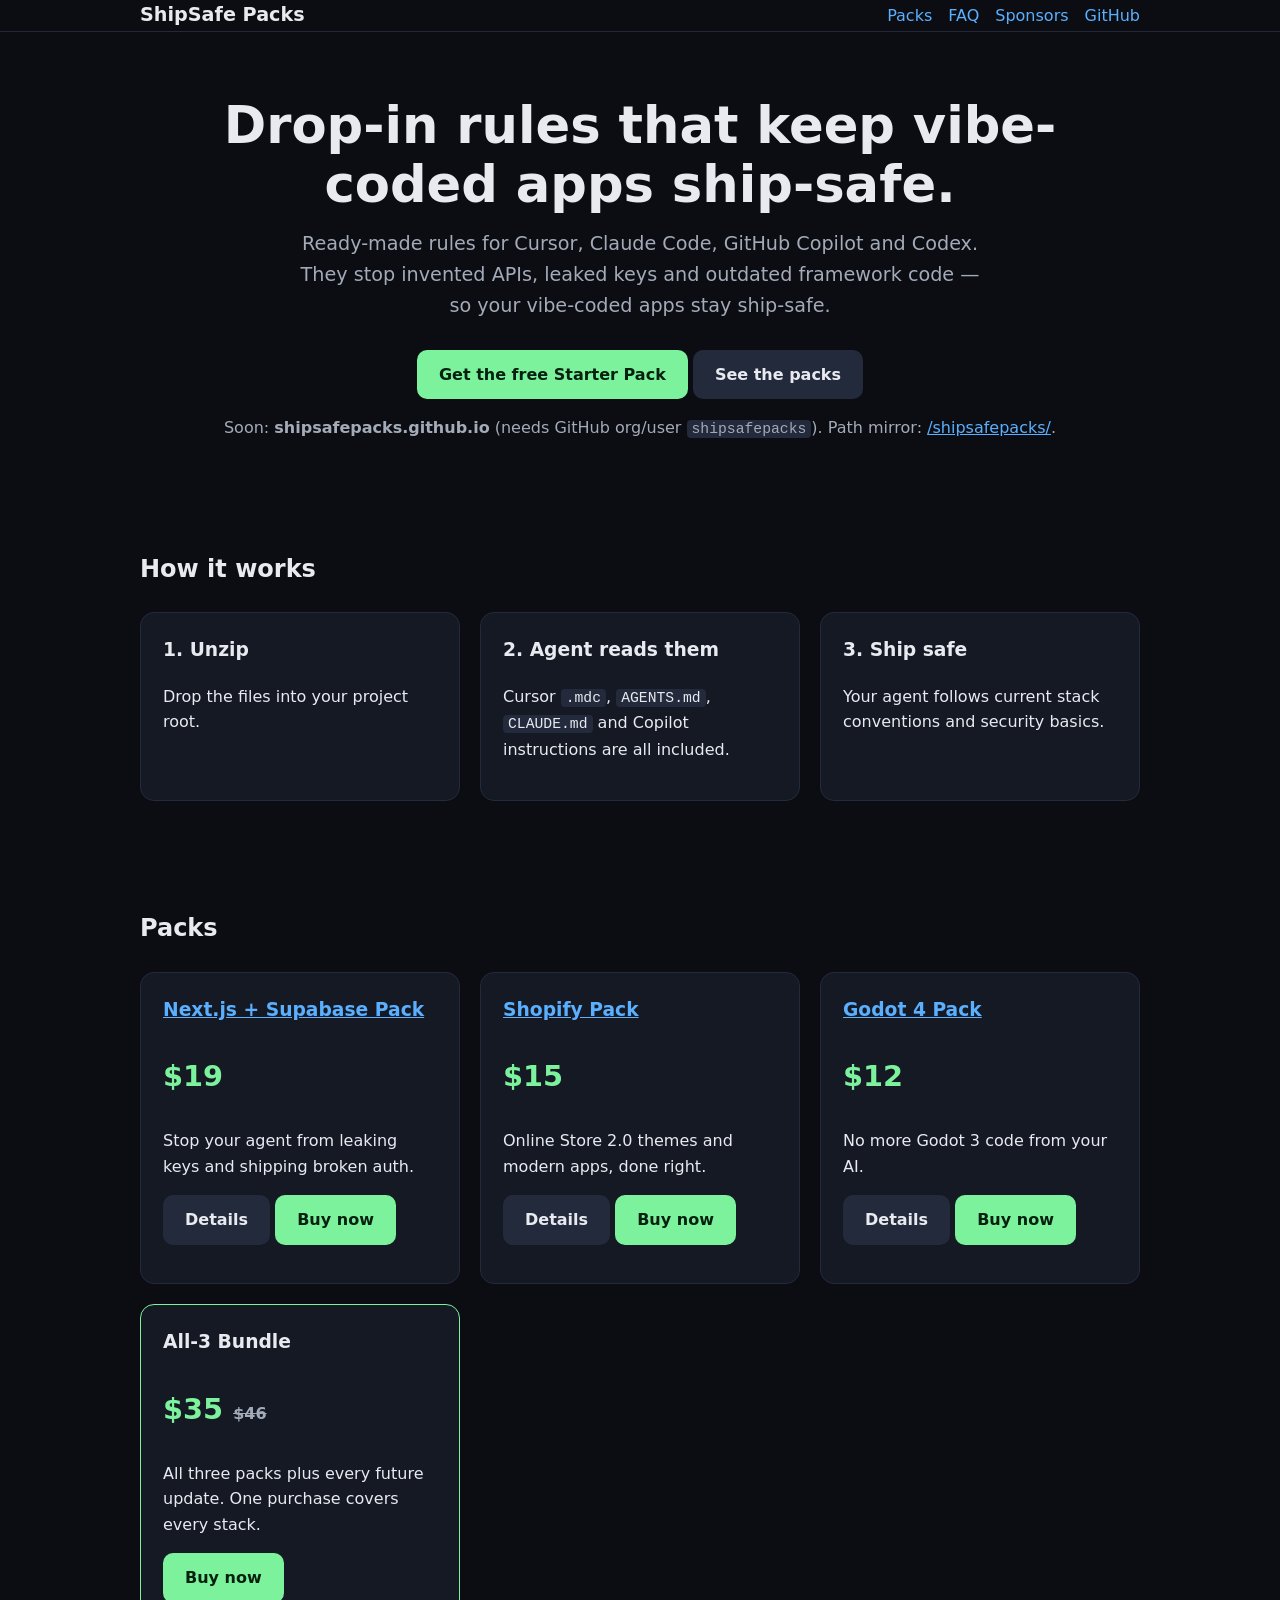
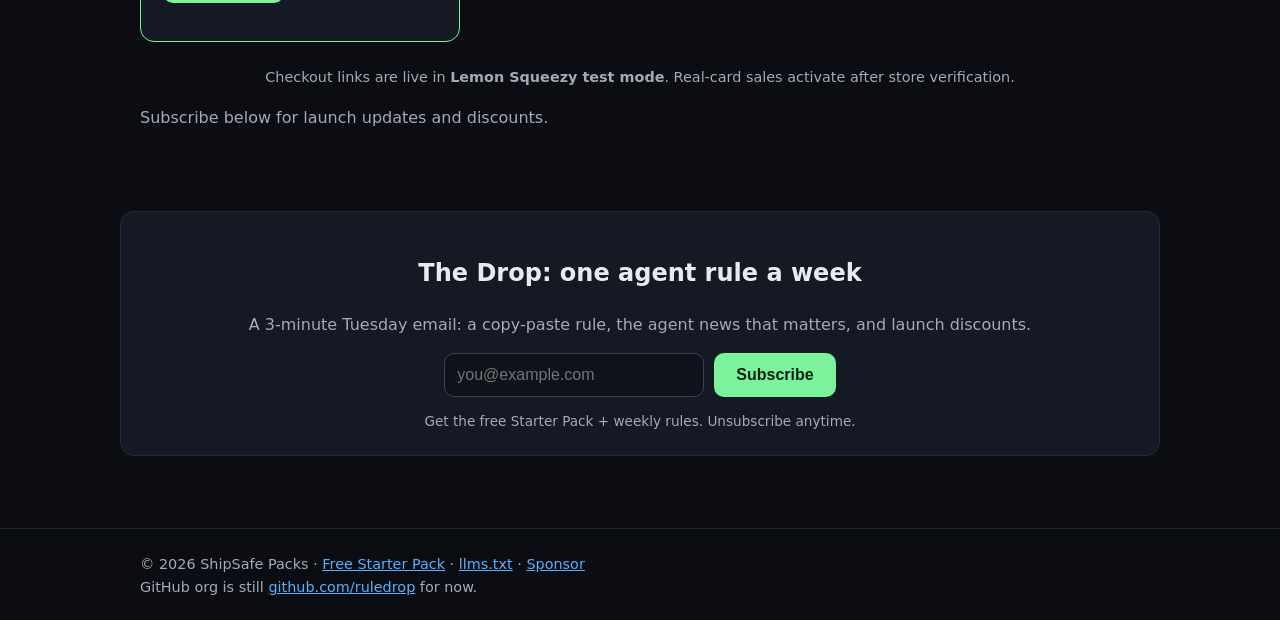
<file: index.html>
<!doctype html><html lang="en"><head><meta charset="utf-8"><meta name="viewport" content="width=device-width,initial-scale=1">
<title>ShipSafe Packs: Agent rules packs for Cursor, Claude Code & Copilot</title><meta name="description" content="Drop-in rules that keep vibe-coded apps ship-safe. Free starter + packs for Next.js, Godot 4 and Shopify."><link rel="canonical" href="https://ruledrop.github.io/">
<meta property="og:type" content="website"><meta property="og:site_name" content="ShipSafe Packs"><meta property="og:title" content="ShipSafe Packs: Agent rules packs for Cursor, Claude Code & Copilot"><meta property="og:description" content="Drop-in rules that keep vibe-coded apps ship-safe. Free starter + packs for Next.js, Godot 4 and Shopify."><meta property="og:url" content="https://ruledrop.github.io/"><meta property="og:image" content="https://ruledrop.github.io/og.png"><meta name="twitter:card" content="summary_large_image">
<link rel="icon" href="/favicon.svg" type="image/svg+xml"><meta name="theme-color" content="#0b0d12"><link rel="stylesheet" href="/style.css"><script type="application/ld+json">{"@context": "https://schema.org", "@type": "Organization", "name": "ShipSafe Packs", "url": "https://ruledrop.github.io", "logo": "https://ruledrop.github.io/favicon.svg", "sameAs": ["https://github.com/ruledrop"], "alternateName": ["RuleDrop", "ShipSafe"]}</script><script type="application/ld+json">{"@context": "https://schema.org", "@type": "WebSite", "name": "ShipSafe Packs", "alternateName": ["RuleDrop", "ShipSafe"], "url": "https://ruledrop.github.io"}</script></head><body>
<a href="#main" class="sr">Skip to content</a>
<header><nav class="wrap" aria-label="Main"><a class="logo" href="/">ShipSafe Packs</a><a href="/#packs">Packs</a><a href="/faq/">FAQ</a><a href="/sponsors/">Sponsors</a><a href="https://github.com/ruledrop/starter-pack">GitHub</a></nav></header>
<main id="main"><section class="hero"><div class="wrap"><h1>Drop-in rules that keep vibe-coded apps ship-safe.</h1>
<p class="lead">Ready-made rules for Cursor, Claude Code, GitHub Copilot and Codex. They stop invented APIs, leaked keys and outdated framework code — so your vibe-coded apps stay ship-safe.</p>
<p><a class="btn btn-p" href="https://github.com/ruledrop/starter-pack">Get the free Starter Pack</a> <a class="btn btn-s" href="#packs">See the packs</a></p><p class="mut" style="margin-top:12px">Soon: <strong>shipsafepacks.github.io</strong> (needs GitHub org/user <code>shipsafepacks</code>). Path mirror: <a href="/shipsafepacks/">/shipsafepacks/</a>.</p></div></section>
<section id="how"><div class="wrap"><h2>How it works</h2><div class="grid"><div class="card"><h3>1. Unzip</h3><p>Drop the files into your project root.</p></div><div class="card"><h3>2. Agent reads them</h3><p>Cursor <code>.mdc</code>, <code>AGENTS.md</code>, <code>CLAUDE.md</code> and Copilot instructions are all included.</p></div><div class="card"><h3>3. Ship safe</h3><p>Your agent follows current stack conventions and security basics.</p></div></div></div></section>
<section id="packs" aria-labelledby="ph"><div class="wrap"><h2 id="ph">Packs</h2><div class="grid"><article class="card"><h3><a href="/packs/nextjs/">Next.js + Supabase Pack</a></h3><p class="price">$19</p><p>Stop your agent from leaking keys and shipping broken auth.</p><p><a class="btn btn-s" href="/packs/nextjs/">Details</a> <a class="btn btn-p" href="https://ruledropdev.lemonsqueezy.com/checkout/buy/b8ed0414-179d-4816-bc33-6f2bf583bd8b" rel="noopener">Buy now</a></p></article><article class="card"><h3><a href="/packs/shopify/">Shopify Pack</a></h3><p class="price">$15</p><p>Online Store 2.0 themes and modern apps, done right.</p><p><a class="btn btn-s" href="/packs/shopify/">Details</a> <a class="btn btn-p" href="https://ruledropdev.lemonsqueezy.com/checkout/buy/af2d4835-ff27-4fa8-ae3b-912c7f78d7f6" rel="noopener">Buy now</a></p></article><article class="card"><h3><a href="/packs/godot/">Godot 4 Pack</a></h3><p class="price">$12</p><p>No more Godot 3 code from your AI.</p><p><a class="btn btn-s" href="/packs/godot/">Details</a> <a class="btn btn-p" href="https://ruledropdev.lemonsqueezy.com/checkout/buy/1416e378-eaa8-4a76-a0ed-3afae7bbff69" rel="noopener">Buy now</a></p></article><article class="card" style="border-color:var(--acc)"><h3>All-3 Bundle</h3><p class="price">$35 <span class="mut" style="font-size:1rem"><s>$46</s></span></p><p>All three packs plus every future update. One purchase covers every stack.</p><p><a class="btn btn-p" href="https://ruledropdev.lemonsqueezy.com/checkout/buy/a323b9f5-0205-420f-bd04-4d2835bc7679" rel="noopener">Buy now</a></p></article></div><p class="mut" style="text-align:center;font-size:.9rem">Checkout links are live in <strong>Lemon Squeezy test mode</strong>. Real-card sales activate after store verification.</p><p class="mut">Subscribe below for launch updates and discounts.</p></div></section><section id="newsletter" aria-labelledby="nl"><div class="wrap card" style="text-align:center"><h2 id="nl">The Drop: one agent rule a week</h2>
<p class="mut">A 3-minute Tuesday email: a copy-paste rule, the agent news that matters, and launch discounts.</p>
<form action="https://app.kit.com/forms/10043672/subscriptions" method="post" data-sv-form="10043672"><label for="em" class="sr">Email address</label><input id="em" type="email" name="email_address" placeholder="you@example.com" required autocomplete="email"><button class="btn btn-p" type="submit">Subscribe</button><p class="mut" style="width:100%;font-size:.85rem;margin:4px 0 0">Get the free Starter Pack + weekly rules. Unsubscribe anytime.</p></form></div></section></main>
<footer><div class="wrap">© 2026 ShipSafe Packs · <a href="https://github.com/ruledrop/starter-pack">Free Starter Pack</a> · <a href="/llms.txt">llms.txt</a> · <a href="/sponsors/">Sponsor</a><br><span class="mut">GitHub org is still <a href="https://github.com/ruledrop">github.com/ruledrop</a> for now.</span></div></footer></body></html>
</file>
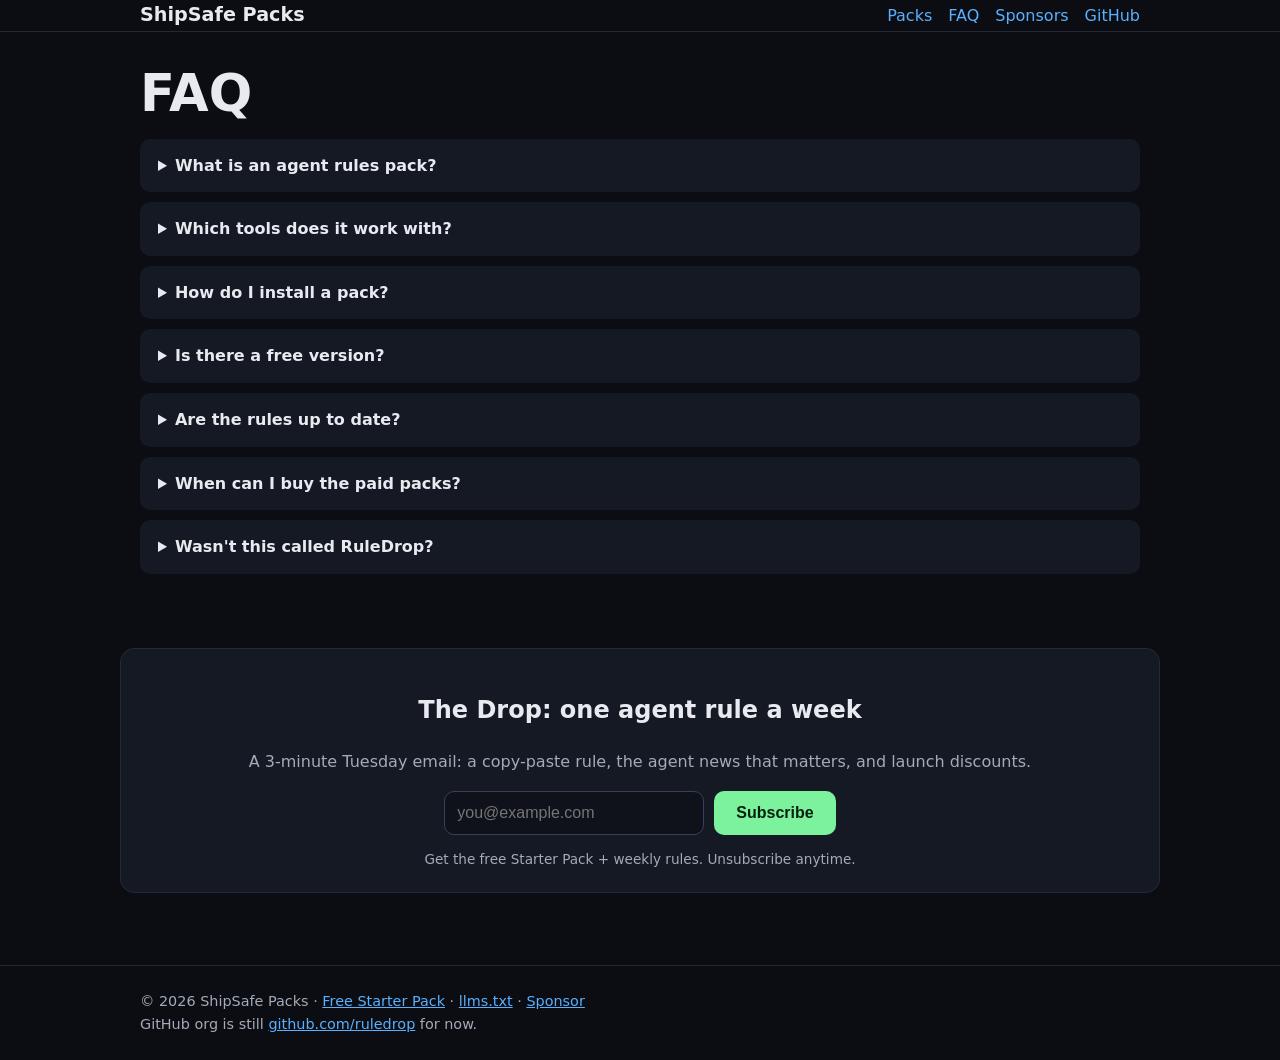
<file: faq/index.html>
<!doctype html><html lang="en"><head><meta charset="utf-8"><meta name="viewport" content="width=device-width,initial-scale=1">
<title>FAQ | ShipSafe Packs</title><meta name="description" content="Answers about ShipSafe Packs: supported tools, installation, updates and the free starter pack."><link rel="canonical" href="https://ruledrop.github.io/faq/">
<meta property="og:type" content="website"><meta property="og:site_name" content="ShipSafe Packs"><meta property="og:title" content="FAQ | ShipSafe Packs"><meta property="og:description" content="Answers about ShipSafe Packs: supported tools, installation, updates and the free starter pack."><meta property="og:url" content="https://ruledrop.github.io/faq/"><meta property="og:image" content="https://ruledrop.github.io/og.png"><meta name="twitter:card" content="summary_large_image">
<link rel="icon" href="/favicon.svg" type="image/svg+xml"><meta name="theme-color" content="#0b0d12"><link rel="stylesheet" href="/style.css"><script type="application/ld+json">{"@context": "https://schema.org", "@type": "Organization", "name": "ShipSafe Packs", "url": "https://ruledrop.github.io", "logo": "https://ruledrop.github.io/favicon.svg", "sameAs": ["https://github.com/ruledrop"], "alternateName": ["RuleDrop", "ShipSafe"]}</script><script type="application/ld+json">{"@context": "https://schema.org", "@type": "FAQPage", "mainEntity": [{"@type": "Question", "name": "What is an agent rules pack?", "acceptedAnswer": {"@type": "Answer", "text": "A set of ready-made instruction files (Cursor .mdc rules, AGENTS.md, CLAUDE.md and GitHub Copilot instructions) that tell AI coding agents how to write code for a specific stack \u2014 so vibe-coded apps stay ship-safe."}}, {"@type": "Question", "name": "Which tools does it work with?", "acceptedAnswer": {"@type": "Answer", "text": "Cursor, Claude Code, GitHub Copilot (chat, cloud agent and code review), OpenAI Codex, Jules, Amp and any tool that reads AGENTS.md."}}, {"@type": "Question", "name": "How do I install a pack?", "acceptedAnswer": {"@type": "Answer", "text": "Unzip it into your project root. Each pack's README shows which files go with which tool."}}, {"@type": "Question", "name": "Is there a free version?", "acceptedAnswer": {"@type": "Answer", "text": "Yes. The Starter Pack (a core Cursor rule plus AGENTS.md) is free and MIT-licensed on GitHub."}}, {"@type": "Question", "name": "Are the rules up to date?", "acceptedAnswer": {"@type": "Answer", "text": "They are checked against official docs (Cursor, GitHub Copilot, Next.js 16, Supabase SSR, Godot 4.7, Shopify CLI) as of October 2026. Bundle buyers get free updates."}}, {"@type": "Question", "name": "When can I buy the paid packs?", "acceptedAnswer": {"@type": "Answer", "text": "Very soon. Join the newsletter and you'll hear first, with a launch discount."}}, {"@type": "Question", "name": "Wasn't this called RuleDrop?", "acceptedAnswer": {"@type": "Answer", "text": "Yes. We rebranded to ShipSafe Packs. Same packs, same free starter, same mission \u2014 keep vibe-coded apps ship-safe."}}]}</script></head><body>
<a href="#main" class="sr">Skip to content</a>
<header><nav class="wrap" aria-label="Main"><a class="logo" href="/">ShipSafe Packs</a><a href="/#packs">Packs</a><a href="/faq/">FAQ</a><a href="/sponsors/">Sponsors</a><a href="https://github.com/ruledrop/starter-pack">GitHub</a></nav></header>
<main id="main"><section><div class="wrap"><h1>FAQ</h1><details><summary>What is an agent rules pack?</summary><p>A set of ready-made instruction files (Cursor .mdc rules, AGENTS.md, CLAUDE.md and GitHub Copilot instructions) that tell AI coding agents how to write code for a specific stack — so vibe-coded apps stay ship-safe.</p></details><details><summary>Which tools does it work with?</summary><p>Cursor, Claude Code, GitHub Copilot (chat, cloud agent and code review), OpenAI Codex, Jules, Amp and any tool that reads AGENTS.md.</p></details><details><summary>How do I install a pack?</summary><p>Unzip it into your project root. Each pack's README shows which files go with which tool.</p></details><details><summary>Is there a free version?</summary><p>Yes. The Starter Pack (a core Cursor rule plus AGENTS.md) is free and MIT-licensed on GitHub.</p></details><details><summary>Are the rules up to date?</summary><p>They are checked against official docs (Cursor, GitHub Copilot, Next.js 16, Supabase SSR, Godot 4.7, Shopify CLI) as of October 2026. Bundle buyers get free updates.</p></details><details><summary>When can I buy the paid packs?</summary><p>Very soon. Join the newsletter and you'll hear first, with a launch discount.</p></details><details><summary>Wasn't this called RuleDrop?</summary><p>Yes. We rebranded to ShipSafe Packs. Same packs, same free starter, same mission — keep vibe-coded apps ship-safe.</p></details></div></section><section id="newsletter" aria-labelledby="nl"><div class="wrap card" style="text-align:center"><h2 id="nl">The Drop: one agent rule a week</h2>
<p class="mut">A 3-minute Tuesday email: a copy-paste rule, the agent news that matters, and launch discounts.</p>
<form action="https://app.kit.com/forms/10043672/subscriptions" method="post" data-sv-form="10043672"><label for="em" class="sr">Email address</label><input id="em" type="email" name="email_address" placeholder="you@example.com" required autocomplete="email"><button class="btn btn-p" type="submit">Subscribe</button><p class="mut" style="width:100%;font-size:.85rem;margin:4px 0 0">Get the free Starter Pack + weekly rules. Unsubscribe anytime.</p></form></div></section></main>
<footer><div class="wrap">© 2026 ShipSafe Packs · <a href="https://github.com/ruledrop/starter-pack">Free Starter Pack</a> · <a href="/llms.txt">llms.txt</a> · <a href="/sponsors/">Sponsor</a><br><span class="mut">GitHub org is still <a href="https://github.com/ruledrop">github.com/ruledrop</a> for now.</span></div></footer></body></html>
</file>
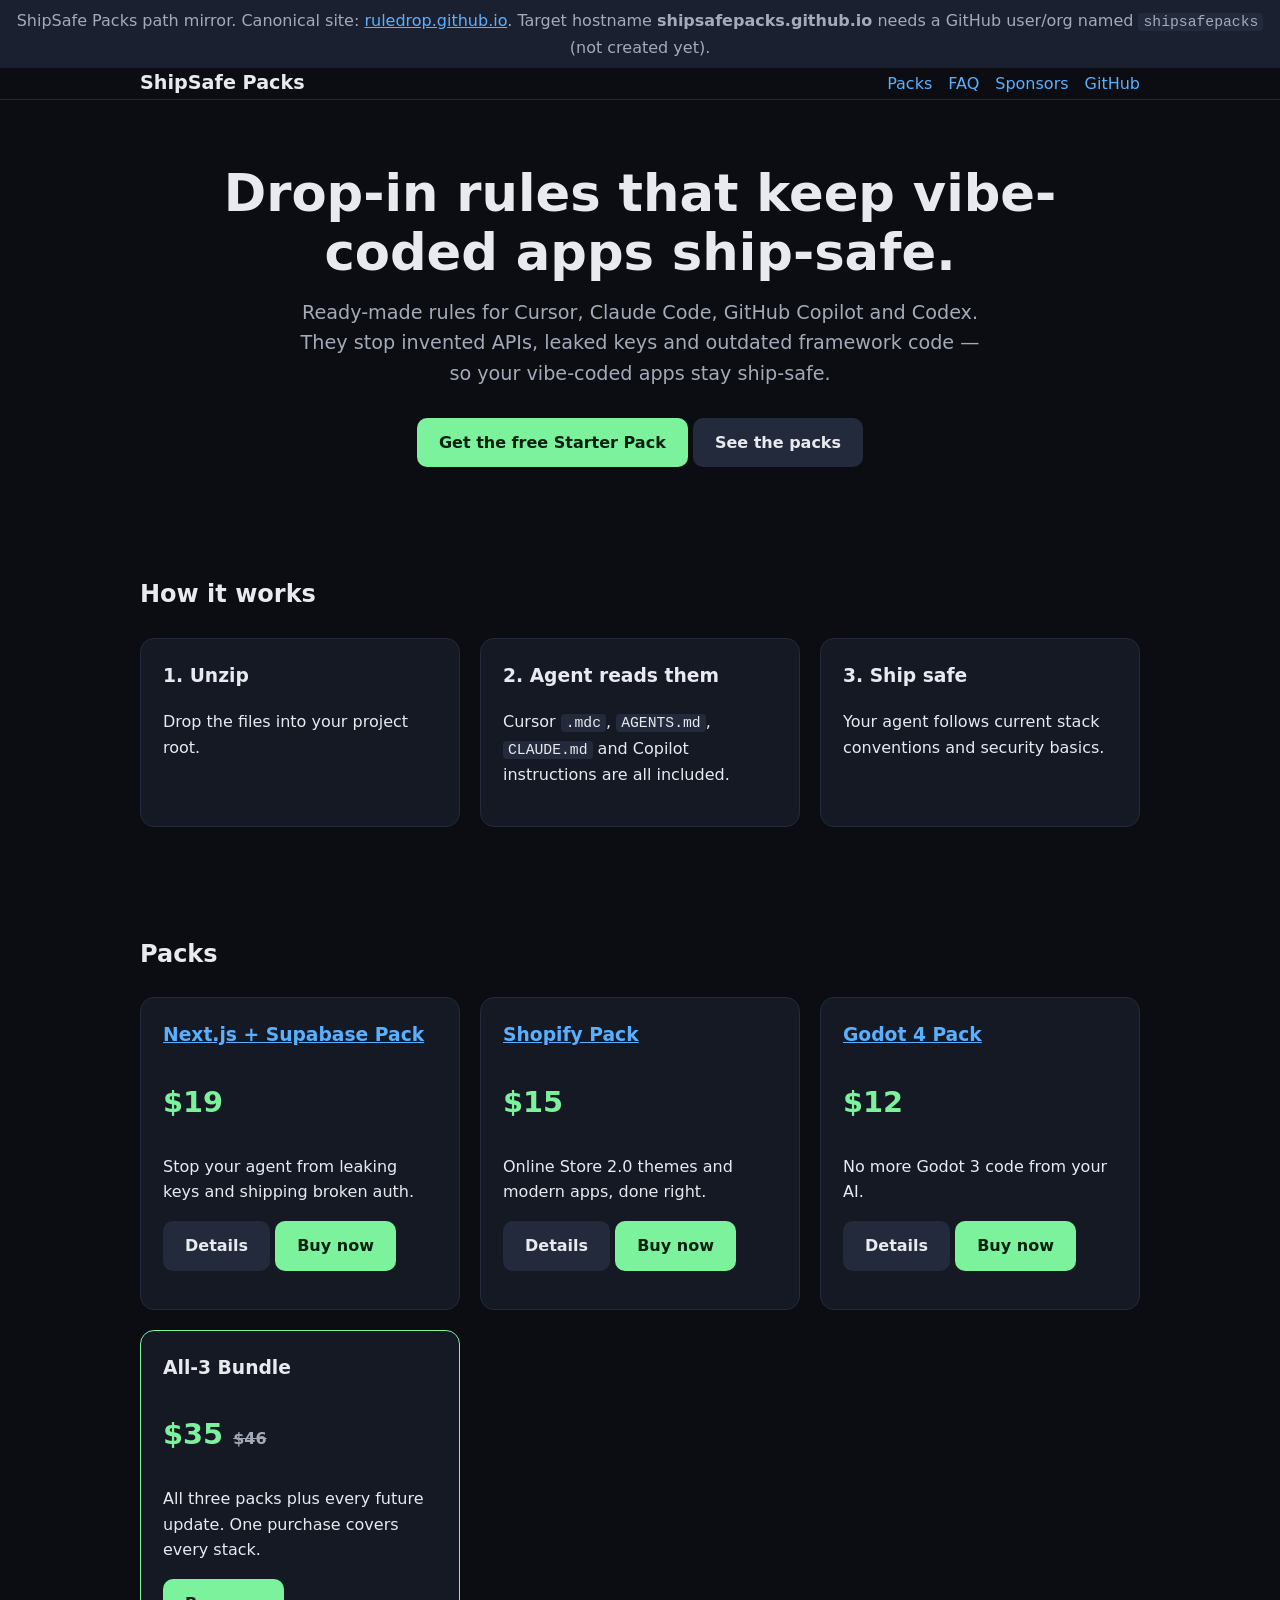
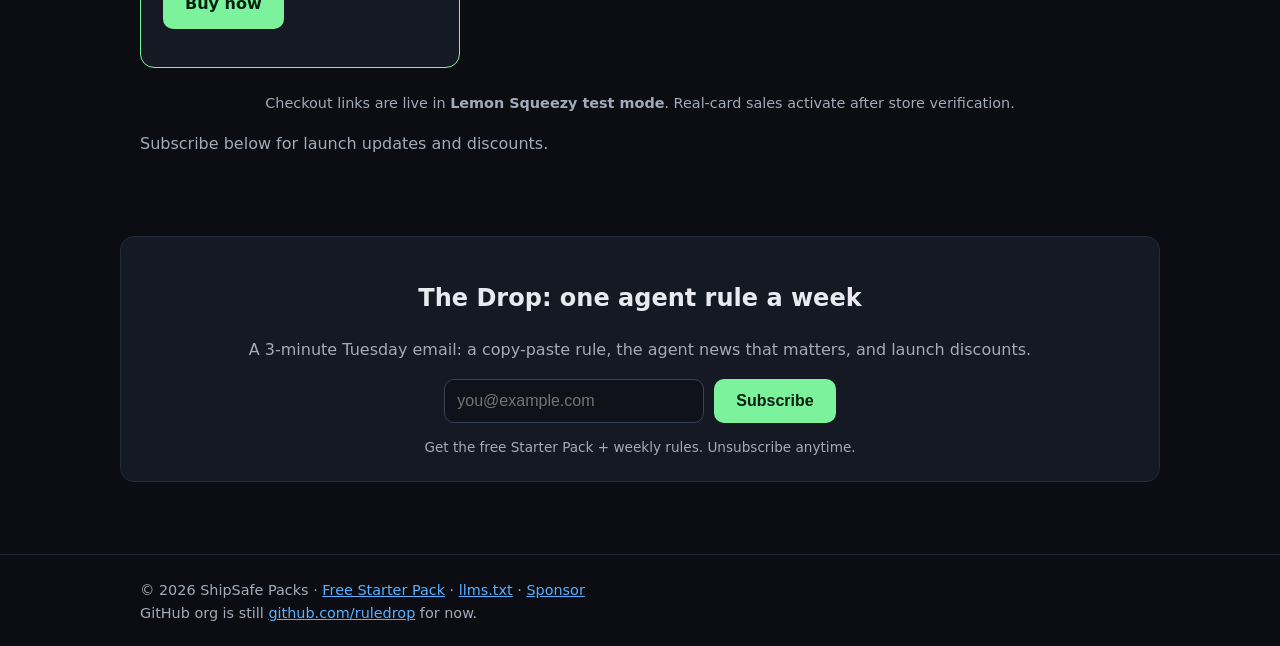
<file: shipsafepacks/index.html>
<!doctype html><html lang="en"><head><meta charset="utf-8"><meta name="viewport" content="width=device-width,initial-scale=1">
<title>ShipSafe Packs: Agent rules packs for Cursor, Claude Code & Copilot</title><meta name="description" content="Drop-in rules that keep vibe-coded apps ship-safe. Free starter + packs for Next.js, Godot 4 and Shopify."><link rel="canonical" href="https://ruledrop.github.io/shipsafepacks/">
<meta property="og:type" content="website"><meta property="og:site_name" content="ShipSafe Packs"><meta property="og:title" content="ShipSafe Packs: Agent rules packs for Cursor, Claude Code & Copilot"><meta property="og:description" content="Drop-in rules that keep vibe-coded apps ship-safe. Free starter + packs for Next.js, Godot 4 and Shopify."><meta property="og:url" content="https://ruledrop.github.io/"><meta property="og:image" content="https://ruledrop.github.io/og.png"><meta name="twitter:card" content="summary_large_image">
<link rel="icon" href="/favicon.svg" type="image/svg+xml"><meta name="theme-color" content="#0b0d12"><link rel="stylesheet" href="/style.css"><script type="application/ld+json">{"@context": "https://schema.org", "@type": "Organization", "name": "ShipSafe Packs", "url": "https://ruledrop.github.io", "logo": "https://ruledrop.github.io/favicon.svg", "sameAs": ["https://github.com/ruledrop"], "alternateName": ["RuleDrop", "ShipSafe"]}</script><script type="application/ld+json">{"@context": "https://schema.org", "@type": "WebSite", "name": "ShipSafe Packs", "alternateName": ["RuleDrop", "ShipSafe"], "url": "https://ruledrop.github.io"}</script></head><body><p class="mut" style="text-align:center;padding:8px 12px;background:#1a2030;margin:0">ShipSafe Packs path mirror. Canonical site: <a href="https://ruledrop.github.io/">ruledrop.github.io</a>. Target hostname <strong>shipsafepacks.github.io</strong> needs a GitHub user/org named <code>shipsafepacks</code> (not created yet).</p>
<a href="#main" class="sr">Skip to content</a>
<header><nav class="wrap" aria-label="Main"><a class="logo" href="/shipsafepacks/">ShipSafe Packs</a><a href="/shipsafepacks/#packs">Packs</a><a href="/shipsafepacks/faq/">FAQ</a><a href="/shipsafepacks/sponsors/">Sponsors</a><a href="https://github.com/ruledrop/starter-pack">GitHub</a></nav></header>
<main id="main"><section class="hero"><div class="wrap"><h1>Drop-in rules that keep vibe-coded apps ship-safe.</h1>
<p class="lead">Ready-made rules for Cursor, Claude Code, GitHub Copilot and Codex. They stop invented APIs, leaked keys and outdated framework code — so your vibe-coded apps stay ship-safe.</p>
<p><a class="btn btn-p" href="https://github.com/ruledrop/starter-pack">Get the free Starter Pack</a> <a class="btn btn-s" href="#packs">See the packs</a></p></div></section>
<section id="how"><div class="wrap"><h2>How it works</h2><div class="grid"><div class="card"><h3>1. Unzip</h3><p>Drop the files into your project root.</p></div><div class="card"><h3>2. Agent reads them</h3><p>Cursor <code>.mdc</code>, <code>AGENTS.md</code>, <code>CLAUDE.md</code> and Copilot instructions are all included.</p></div><div class="card"><h3>3. Ship safe</h3><p>Your agent follows current stack conventions and security basics.</p></div></div></div></section>
<section id="packs" aria-labelledby="ph"><div class="wrap"><h2 id="ph">Packs</h2><div class="grid"><article class="card"><h3><a href="/shipsafepacks/packs/nextjs/">Next.js + Supabase Pack</a></h3><p class="price">$19</p><p>Stop your agent from leaking keys and shipping broken auth.</p><p><a class="btn btn-s" href="/shipsafepacks/packs/nextjs/">Details</a> <a class="btn btn-p" href="https://ruledropdev.lemonsqueezy.com/checkout/buy/b8ed0414-179d-4816-bc33-6f2bf583bd8b" rel="noopener">Buy now</a></p></article><article class="card"><h3><a href="/shipsafepacks/packs/shopify/">Shopify Pack</a></h3><p class="price">$15</p><p>Online Store 2.0 themes and modern apps, done right.</p><p><a class="btn btn-s" href="/shipsafepacks/packs/shopify/">Details</a> <a class="btn btn-p" href="https://ruledropdev.lemonsqueezy.com/checkout/buy/af2d4835-ff27-4fa8-ae3b-912c7f78d7f6" rel="noopener">Buy now</a></p></article><article class="card"><h3><a href="/shipsafepacks/packs/godot/">Godot 4 Pack</a></h3><p class="price">$12</p><p>No more Godot 3 code from your AI.</p><p><a class="btn btn-s" href="/shipsafepacks/packs/godot/">Details</a> <a class="btn btn-p" href="https://ruledropdev.lemonsqueezy.com/checkout/buy/1416e378-eaa8-4a76-a0ed-3afae7bbff69" rel="noopener">Buy now</a></p></article><article class="card" style="border-color:var(--acc)"><h3>All-3 Bundle</h3><p class="price">$35 <span class="mut" style="font-size:1rem"><s>$46</s></span></p><p>All three packs plus every future update. One purchase covers every stack.</p><p><a class="btn btn-p" href="https://ruledropdev.lemonsqueezy.com/checkout/buy/a323b9f5-0205-420f-bd04-4d2835bc7679" rel="noopener">Buy now</a></p></article></div><p class="mut" style="text-align:center;font-size:.9rem">Checkout links are live in <strong>Lemon Squeezy test mode</strong>. Real-card sales activate after store verification.</p><p class="mut">Subscribe below for launch updates and discounts.</p></div></section><section id="newsletter" aria-labelledby="nl"><div class="wrap card" style="text-align:center"><h2 id="nl">The Drop: one agent rule a week</h2>
<p class="mut">A 3-minute Tuesday email: a copy-paste rule, the agent news that matters, and launch discounts.</p>
<form action="https://app.kit.com/forms/10043672/subscriptions" method="post" data-sv-form="10043672"><label for="em" class="sr">Email address</label><input id="em" type="email" name="email_address" placeholder="you@example.com" required autocomplete="email"><button class="btn btn-p" type="submit">Subscribe</button><p class="mut" style="width:100%;font-size:.85rem;margin:4px 0 0">Get the free Starter Pack + weekly rules. Unsubscribe anytime.</p></form></div></section></main>
<footer><div class="wrap">© 2026 ShipSafe Packs · <a href="https://github.com/ruledrop/starter-pack">Free Starter Pack</a> · <a href="/llms.txt">llms.txt</a> · <a href="/shipsafepacks/sponsors/">Sponsor</a><br><span class="mut">GitHub org is still <a href="https://github.com/ruledrop">github.com/ruledrop</a> for now.</span></div></footer></body></html>
</file>
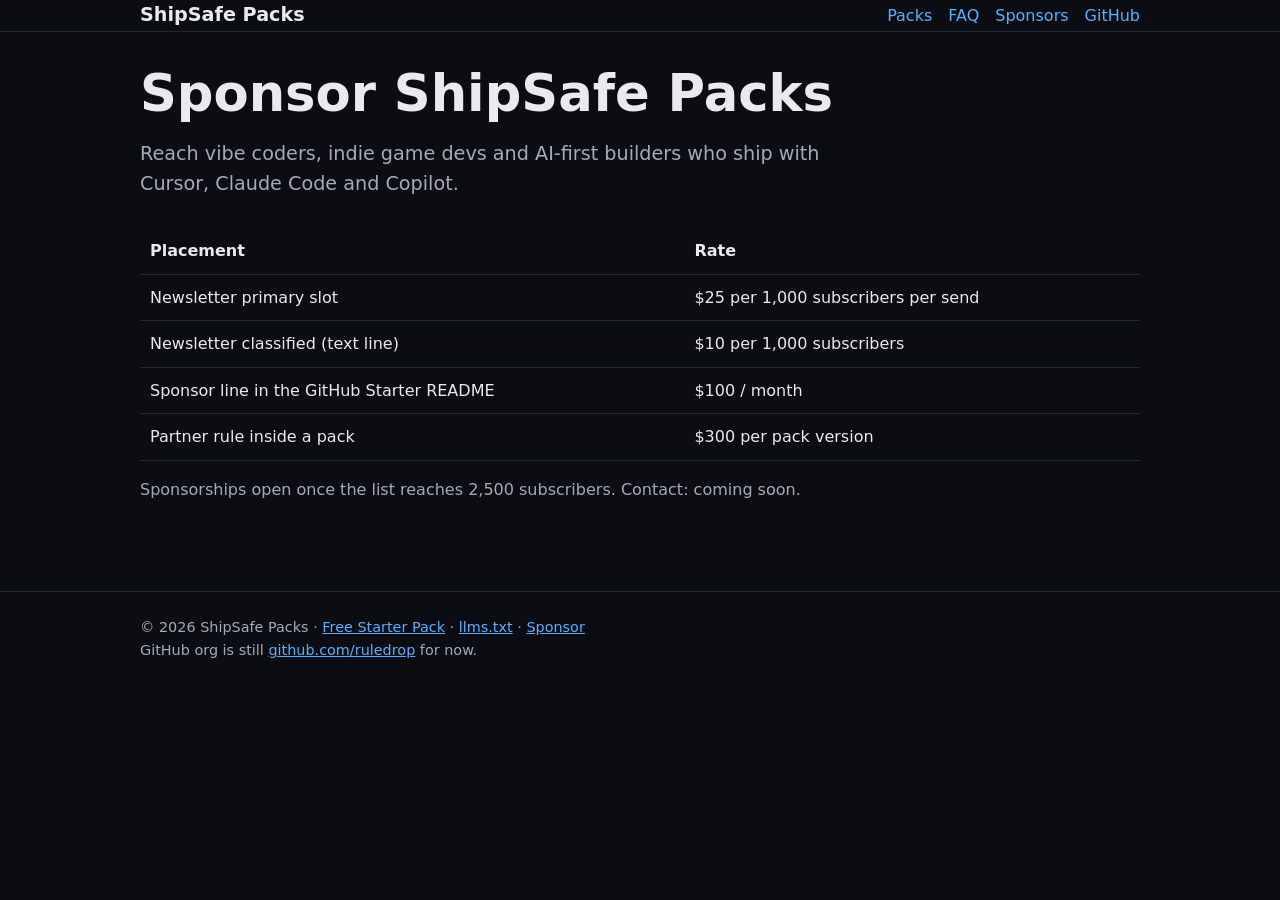
<file: sponsors/index.html>
<!doctype html><html lang="en"><head><meta charset="utf-8"><meta name="viewport" content="width=device-width,initial-scale=1">
<title>Sponsor ShipSafe Packs: Newsletter & pack sponsorships</title><meta name="description" content="ShipSafe Packs sponsor rate card: newsletter slots, GitHub README placements and partner rules for AI developer tools."><link rel="canonical" href="https://ruledrop.github.io/sponsors/">
<meta property="og:type" content="website"><meta property="og:site_name" content="ShipSafe Packs"><meta property="og:title" content="Sponsor ShipSafe Packs: Newsletter & pack sponsorships"><meta property="og:description" content="ShipSafe Packs sponsor rate card: newsletter slots, GitHub README placements and partner rules for AI developer tools."><meta property="og:url" content="https://ruledrop.github.io/sponsors/"><meta property="og:image" content="https://ruledrop.github.io/og.png"><meta name="twitter:card" content="summary_large_image">
<link rel="icon" href="/favicon.svg" type="image/svg+xml"><meta name="theme-color" content="#0b0d12"><link rel="stylesheet" href="/style.css"><script type="application/ld+json">{"@context": "https://schema.org", "@type": "Organization", "name": "ShipSafe Packs", "url": "https://ruledrop.github.io", "logo": "https://ruledrop.github.io/favicon.svg", "sameAs": ["https://github.com/ruledrop"], "alternateName": ["RuleDrop", "ShipSafe"]}</script></head><body>
<a href="#main" class="sr">Skip to content</a>
<header><nav class="wrap" aria-label="Main"><a class="logo" href="/">ShipSafe Packs</a><a href="/#packs">Packs</a><a href="/faq/">FAQ</a><a href="/sponsors/">Sponsors</a><a href="https://github.com/ruledrop/starter-pack">GitHub</a></nav></header>
<main id="main"><section><div class="wrap"><h1>Sponsor ShipSafe Packs</h1><p class="lead" style="margin-left:0">Reach vibe coders, indie game devs and AI-first builders who ship with Cursor, Claude Code and Copilot.</p>
<table><caption class="sr">Sponsor rate card</caption><thead><tr><th scope="col">Placement</th><th scope="col">Rate</th></tr></thead><tbody>
<tr><td>Newsletter primary slot</td><td>$25 per 1,000 subscribers per send</td></tr><tr><td>Newsletter classified (text line)</td><td>$10 per 1,000 subscribers</td></tr>
<tr><td>Sponsor line in the GitHub Starter README</td><td>$100 / month</td></tr><tr><td>Partner rule inside a pack</td><td>$300 per pack version</td></tr></tbody></table>
<p class="mut">Sponsorships open once the list reaches 2,500 subscribers. Contact: coming soon.</p></div></section></main>
<footer><div class="wrap">© 2026 ShipSafe Packs · <a href="https://github.com/ruledrop/starter-pack">Free Starter Pack</a> · <a href="/llms.txt">llms.txt</a> · <a href="/sponsors/">Sponsor</a><br><span class="mut">GitHub org is still <a href="https://github.com/ruledrop">github.com/ruledrop</a> for now.</span></div></footer></body></html>
</file>
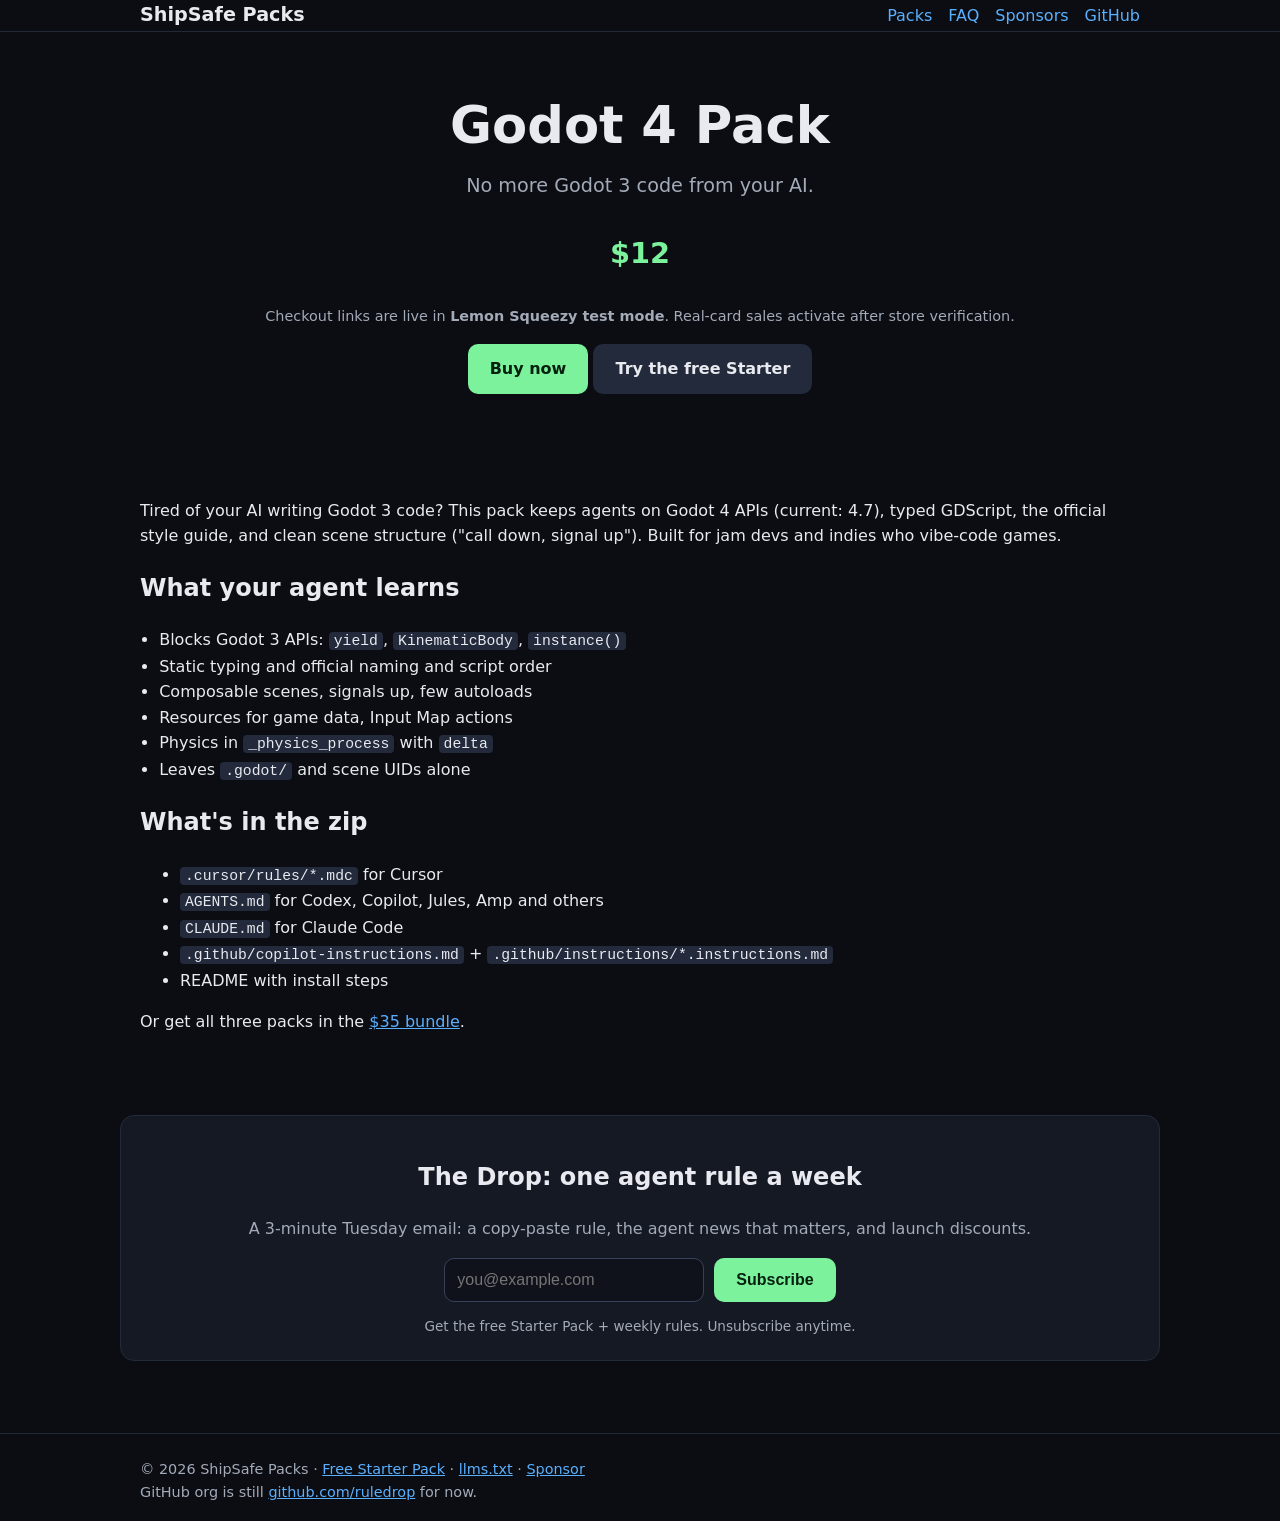
<file: packs/godot/index.html>
<!doctype html><html lang="en"><head><meta charset="utf-8"><meta name="viewport" content="width=device-width,initial-scale=1">
<title>Godot 4 Pack ($12): AI agent rules | ShipSafe Packs</title><meta name="description" content="No more Godot 3 code from your AI. Cursor, Claude Code, Copilot and AGENTS.md formats."><link rel="canonical" href="https://ruledrop.github.io/packs/godot/">
<meta property="og:type" content="website"><meta property="og:site_name" content="ShipSafe Packs"><meta property="og:title" content="Godot 4 Pack ($12): AI agent rules | ShipSafe Packs"><meta property="og:description" content="No more Godot 3 code from your AI. Cursor, Claude Code, Copilot and AGENTS.md formats."><meta property="og:url" content="https://ruledrop.github.io/packs/godot/"><meta property="og:image" content="https://ruledrop.github.io/og.png"><meta name="twitter:card" content="summary_large_image">
<link rel="icon" href="/favicon.svg" type="image/svg+xml"><meta name="theme-color" content="#0b0d12"><link rel="stylesheet" href="/style.css"><script type="application/ld+json">{"@context": "https://schema.org", "@type": "Organization", "name": "ShipSafe Packs", "url": "https://ruledrop.github.io", "logo": "https://ruledrop.github.io/favicon.svg", "sameAs": ["https://github.com/ruledrop"], "alternateName": ["RuleDrop", "ShipSafe"]}</script><script type="application/ld+json">{"@context": "https://schema.org", "@type": "Product", "name": "Godot 4 Pack by ShipSafe Packs", "description": "No more Godot 3 code from your AI.", "brand": {"@type": "Brand", "name": "ShipSafe Packs"}, "url": "https://ruledrop.github.io/packs/godot/", "offers": {"@type": "Offer", "price": "12.00", "priceCurrency": "USD", "availability": "https://schema.org/InStock", "url": "https://ruledropdev.lemonsqueezy.com/checkout/buy/1416e378-eaa8-4a76-a0ed-3afae7bbff69"}}</script></head><body>
<a href="#main" class="sr">Skip to content</a>
<header><nav class="wrap" aria-label="Main"><a class="logo" href="/">ShipSafe Packs</a><a href="/#packs">Packs</a><a href="/faq/">FAQ</a><a href="/sponsors/">Sponsors</a><a href="https://github.com/ruledrop/starter-pack">GitHub</a></nav></header>
<main id="main"><section class="hero"><div class="wrap"><h1>Godot 4 Pack</h1><p class="lead">No more Godot 3 code from your AI.</p><p class="price">$12</p><p class="mut" style="text-align:center;font-size:.9rem">Checkout links are live in <strong>Lemon Squeezy test mode</strong>. Real-card sales activate after store verification.</p><p><a class="btn btn-p" href="https://ruledropdev.lemonsqueezy.com/checkout/buy/1416e378-eaa8-4a76-a0ed-3afae7bbff69" rel="noopener">Buy now</a> <a class="btn btn-s" href="https://github.com/ruledrop/starter-pack">Try the free Starter</a></p></div></section>
<section><div class="wrap"><p>Tired of your AI writing Godot 3 code? This pack keeps agents on Godot 4 APIs (current: 4.7), typed GDScript, the official style guide, and clean scene structure ("call down, signal up"). Built for jam devs and indies who vibe-code games.</p><h2>What your agent learns</h2><ul class="chk"><li>Blocks Godot 3 APIs: <code>yield</code>, <code>KinematicBody</code>, <code>instance()</code></li><li>Static typing and official naming and script order</li><li>Composable scenes, signals up, few autoloads</li><li>Resources for game data, Input Map actions</li><li>Physics in <code>_physics_process</code> with <code>delta</code></li><li>Leaves <code>.godot/</code> and scene UIDs alone</li></ul><h2>What's in the zip</h2><ul><li><code>.cursor/rules/*.mdc</code> for Cursor</li><li><code>AGENTS.md</code> for Codex, Copilot, Jules, Amp and others</li><li><code>CLAUDE.md</code> for Claude Code</li><li><code>.github/copilot-instructions.md</code> + <code>.github/instructions/*.instructions.md</code></li><li>README with install steps</li></ul><p>Or get all three packs in the <a href="/#packs">$35 bundle</a>.</p></div></section><section id="newsletter" aria-labelledby="nl"><div class="wrap card" style="text-align:center"><h2 id="nl">The Drop: one agent rule a week</h2>
<p class="mut">A 3-minute Tuesday email: a copy-paste rule, the agent news that matters, and launch discounts.</p>
<form action="https://app.kit.com/forms/10043672/subscriptions" method="post" data-sv-form="10043672"><label for="em" class="sr">Email address</label><input id="em" type="email" name="email_address" placeholder="you@example.com" required autocomplete="email"><button class="btn btn-p" type="submit">Subscribe</button><p class="mut" style="width:100%;font-size:.85rem;margin:4px 0 0">Get the free Starter Pack + weekly rules. Unsubscribe anytime.</p></form></div></section></main>
<footer><div class="wrap">© 2026 ShipSafe Packs · <a href="https://github.com/ruledrop/starter-pack">Free Starter Pack</a> · <a href="/llms.txt">llms.txt</a> · <a href="/sponsors/">Sponsor</a><br><span class="mut">GitHub org is still <a href="https://github.com/ruledrop">github.com/ruledrop</a> for now.</span></div></footer></body></html>
</file>
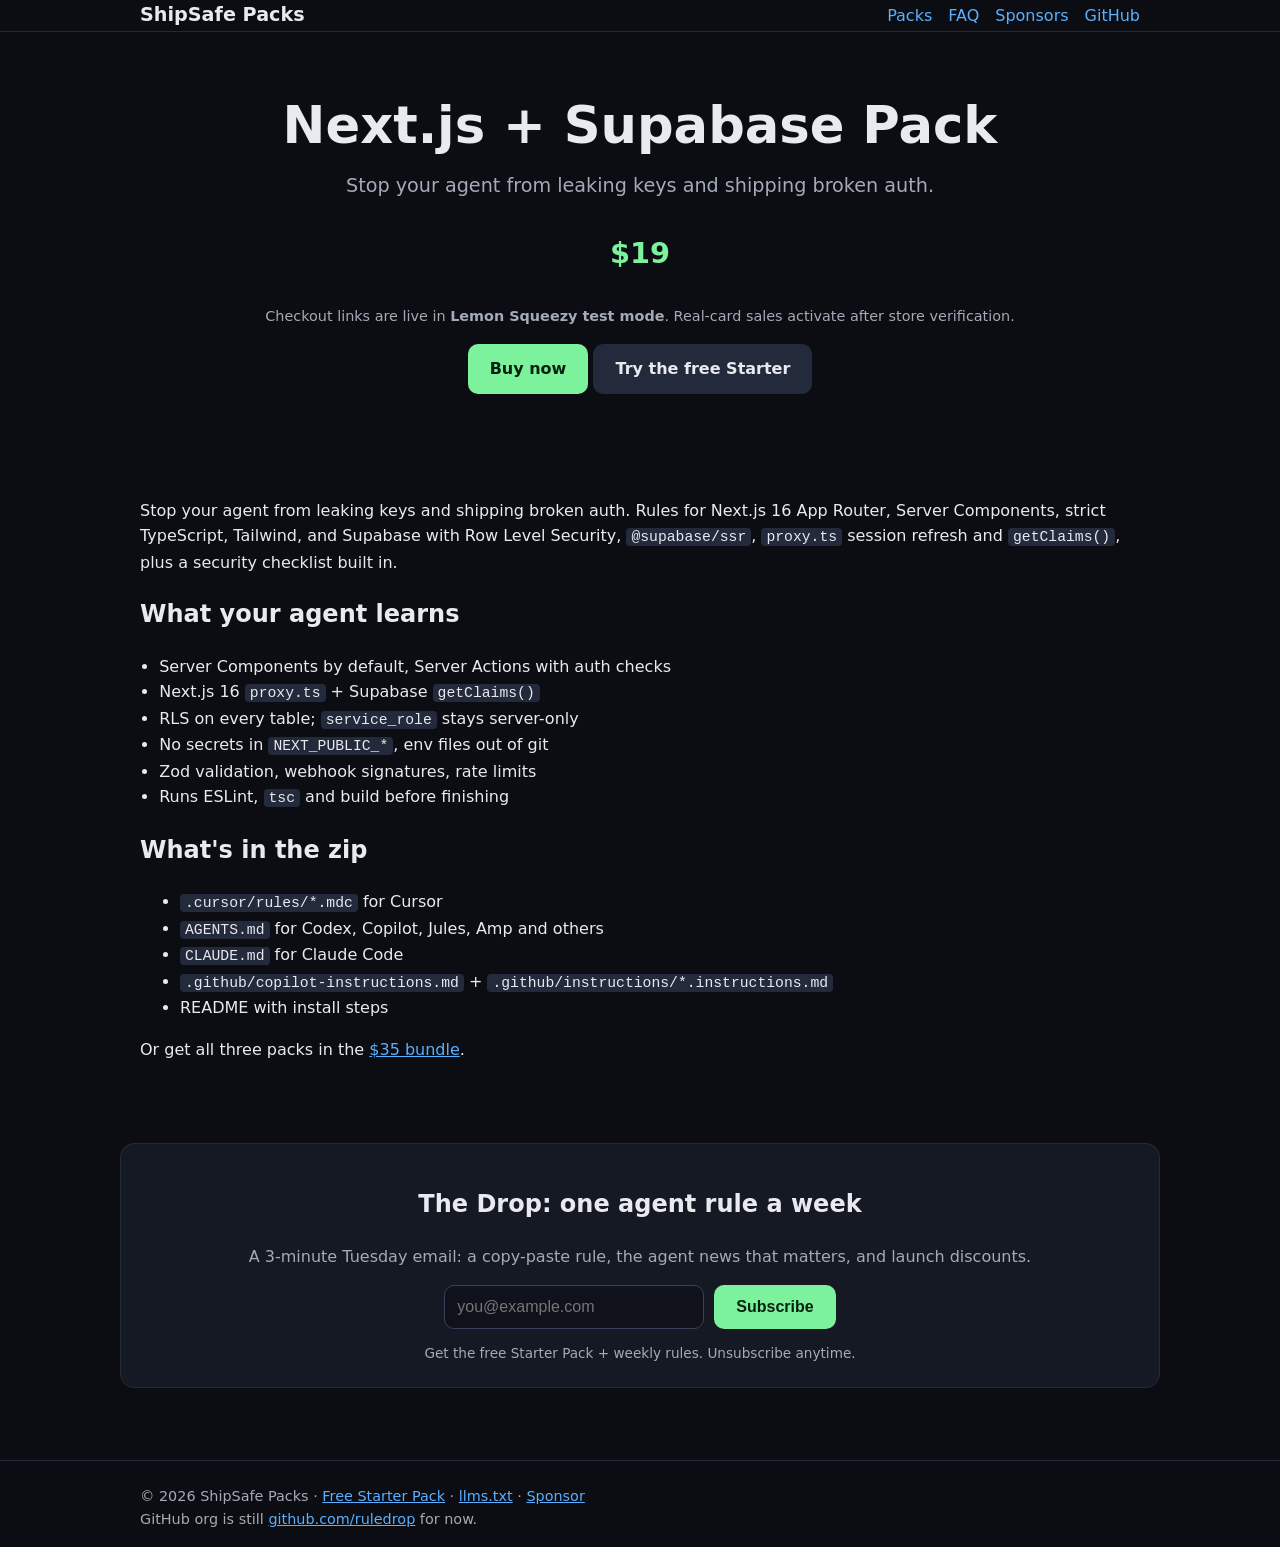
<file: packs/nextjs/index.html>
<!doctype html><html lang="en"><head><meta charset="utf-8"><meta name="viewport" content="width=device-width,initial-scale=1">
<title>Next.js + Supabase Pack ($19): AI agent rules | ShipSafe Packs</title><meta name="description" content="Stop your agent from leaking keys and shipping broken auth. Cursor, Claude Code, Copilot and AGENTS.md formats."><link rel="canonical" href="https://ruledrop.github.io/packs/nextjs/">
<meta property="og:type" content="website"><meta property="og:site_name" content="ShipSafe Packs"><meta property="og:title" content="Next.js + Supabase Pack ($19): AI agent rules | ShipSafe Packs"><meta property="og:description" content="Stop your agent from leaking keys and shipping broken auth. Cursor, Claude Code, Copilot and AGENTS.md formats."><meta property="og:url" content="https://ruledrop.github.io/packs/nextjs/"><meta property="og:image" content="https://ruledrop.github.io/og.png"><meta name="twitter:card" content="summary_large_image">
<link rel="icon" href="/favicon.svg" type="image/svg+xml"><meta name="theme-color" content="#0b0d12"><link rel="stylesheet" href="/style.css"><script type="application/ld+json">{"@context": "https://schema.org", "@type": "Organization", "name": "ShipSafe Packs", "url": "https://ruledrop.github.io", "logo": "https://ruledrop.github.io/favicon.svg", "sameAs": ["https://github.com/ruledrop"], "alternateName": ["RuleDrop", "ShipSafe"]}</script><script type="application/ld+json">{"@context": "https://schema.org", "@type": "Product", "name": "Next.js + Supabase Pack by ShipSafe Packs", "description": "Stop your agent from leaking keys and shipping broken auth.", "brand": {"@type": "Brand", "name": "ShipSafe Packs"}, "url": "https://ruledrop.github.io/packs/nextjs/", "offers": {"@type": "Offer", "price": "19.00", "priceCurrency": "USD", "availability": "https://schema.org/InStock", "url": "https://ruledropdev.lemonsqueezy.com/checkout/buy/b8ed0414-179d-4816-bc33-6f2bf583bd8b"}}</script></head><body>
<a href="#main" class="sr">Skip to content</a>
<header><nav class="wrap" aria-label="Main"><a class="logo" href="/">ShipSafe Packs</a><a href="/#packs">Packs</a><a href="/faq/">FAQ</a><a href="/sponsors/">Sponsors</a><a href="https://github.com/ruledrop/starter-pack">GitHub</a></nav></header>
<main id="main"><section class="hero"><div class="wrap"><h1>Next.js + Supabase Pack</h1><p class="lead">Stop your agent from leaking keys and shipping broken auth.</p><p class="price">$19</p><p class="mut" style="text-align:center;font-size:.9rem">Checkout links are live in <strong>Lemon Squeezy test mode</strong>. Real-card sales activate after store verification.</p><p><a class="btn btn-p" href="https://ruledropdev.lemonsqueezy.com/checkout/buy/b8ed0414-179d-4816-bc33-6f2bf583bd8b" rel="noopener">Buy now</a> <a class="btn btn-s" href="https://github.com/ruledrop/starter-pack">Try the free Starter</a></p></div></section>
<section><div class="wrap"><p>Stop your agent from leaking keys and shipping broken auth. Rules for Next.js 16 App Router, Server Components, strict TypeScript, Tailwind, and Supabase with Row Level Security, <code>@supabase/ssr</code>, <code>proxy.ts</code> session refresh and <code>getClaims()</code>, plus a security checklist built in.</p><h2>What your agent learns</h2><ul class="chk"><li>Server Components by default, Server Actions with auth checks</li><li>Next.js 16 <code>proxy.ts</code> + Supabase <code>getClaims()</code></li><li>RLS on every table; <code>service_role</code> stays server-only</li><li>No secrets in <code>NEXT_PUBLIC_*</code>, env files out of git</li><li>Zod validation, webhook signatures, rate limits</li><li>Runs ESLint, <code>tsc</code> and build before finishing</li></ul><h2>What's in the zip</h2><ul><li><code>.cursor/rules/*.mdc</code> for Cursor</li><li><code>AGENTS.md</code> for Codex, Copilot, Jules, Amp and others</li><li><code>CLAUDE.md</code> for Claude Code</li><li><code>.github/copilot-instructions.md</code> + <code>.github/instructions/*.instructions.md</code></li><li>README with install steps</li></ul><p>Or get all three packs in the <a href="/#packs">$35 bundle</a>.</p></div></section><section id="newsletter" aria-labelledby="nl"><div class="wrap card" style="text-align:center"><h2 id="nl">The Drop: one agent rule a week</h2>
<p class="mut">A 3-minute Tuesday email: a copy-paste rule, the agent news that matters, and launch discounts.</p>
<form action="https://app.kit.com/forms/10043672/subscriptions" method="post" data-sv-form="10043672"><label for="em" class="sr">Email address</label><input id="em" type="email" name="email_address" placeholder="you@example.com" required autocomplete="email"><button class="btn btn-p" type="submit">Subscribe</button><p class="mut" style="width:100%;font-size:.85rem;margin:4px 0 0">Get the free Starter Pack + weekly rules. Unsubscribe anytime.</p></form></div></section></main>
<footer><div class="wrap">© 2026 ShipSafe Packs · <a href="https://github.com/ruledrop/starter-pack">Free Starter Pack</a> · <a href="/llms.txt">llms.txt</a> · <a href="/sponsors/">Sponsor</a><br><span class="mut">GitHub org is still <a href="https://github.com/ruledrop">github.com/ruledrop</a> for now.</span></div></footer></body></html>
</file>
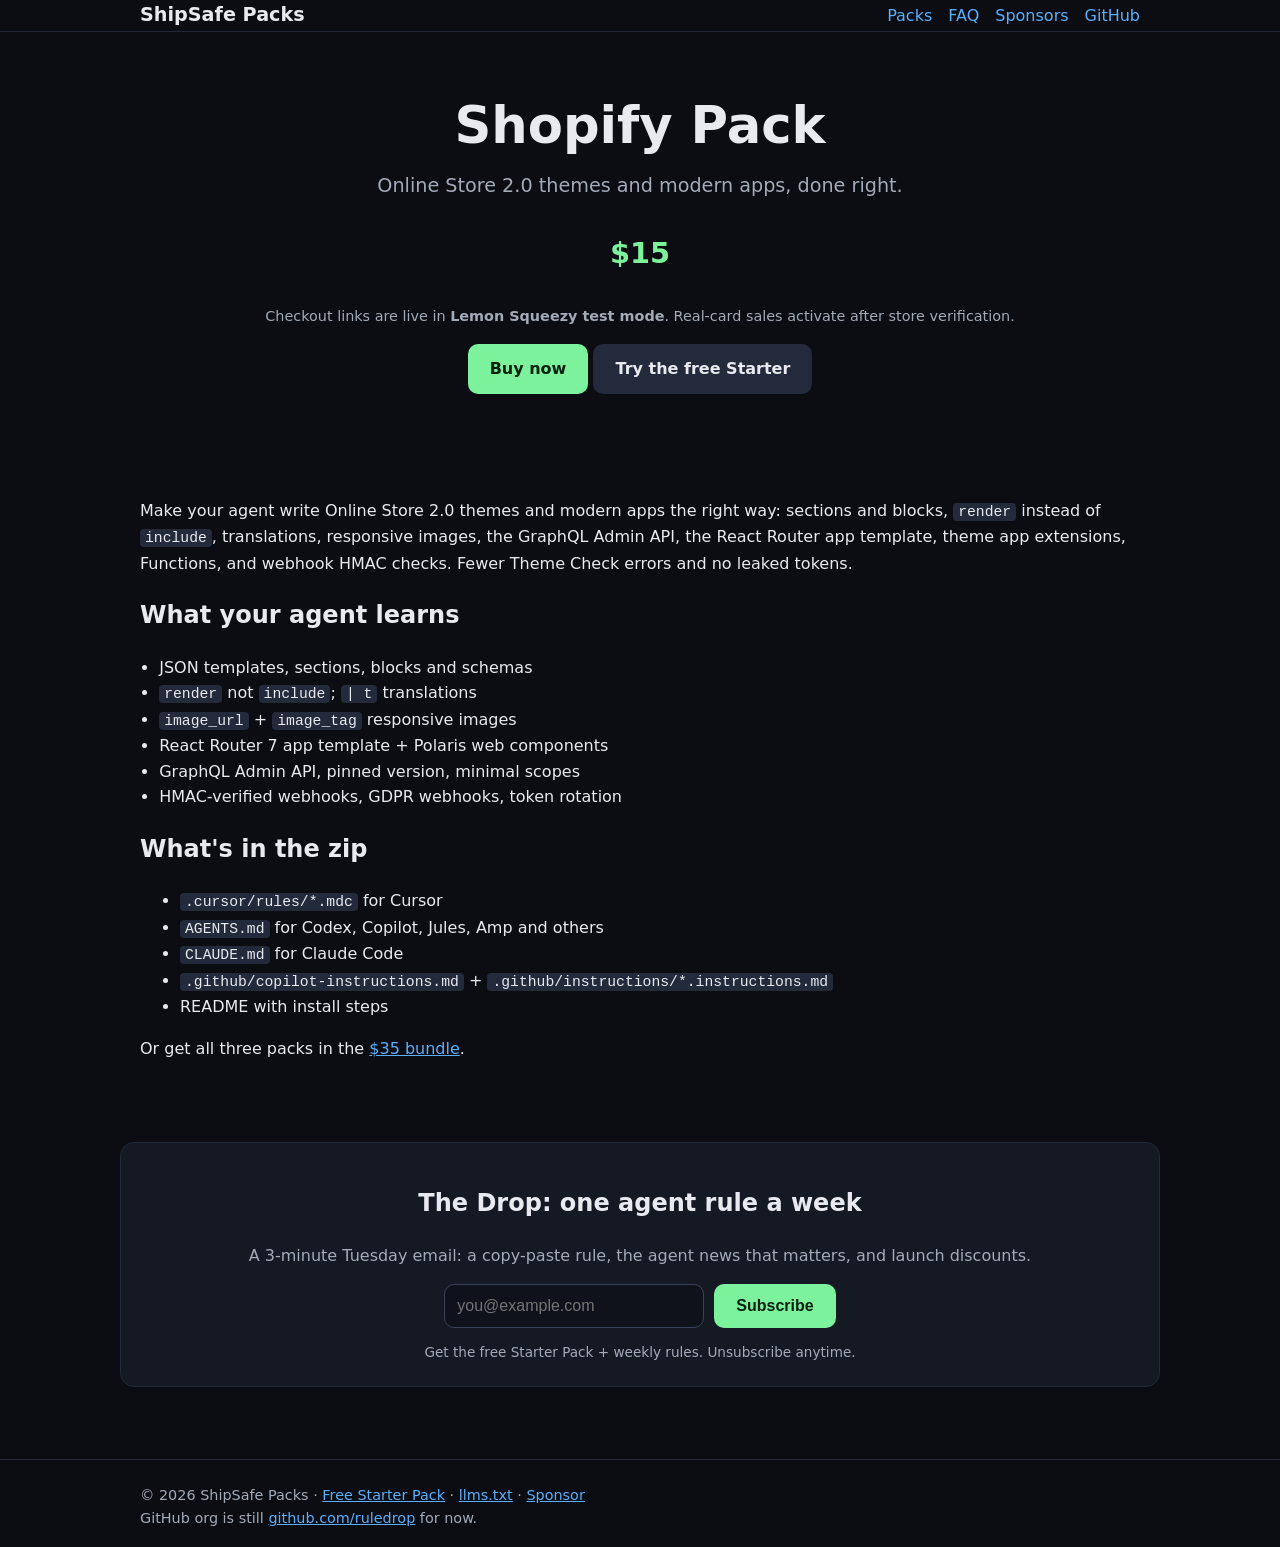
<file: packs/shopify/index.html>
<!doctype html><html lang="en"><head><meta charset="utf-8"><meta name="viewport" content="width=device-width,initial-scale=1">
<title>Shopify Pack ($15): AI agent rules | ShipSafe Packs</title><meta name="description" content="Online Store 2.0 themes and modern apps, done right. Cursor, Claude Code, Copilot and AGENTS.md formats."><link rel="canonical" href="https://ruledrop.github.io/packs/shopify/">
<meta property="og:type" content="website"><meta property="og:site_name" content="ShipSafe Packs"><meta property="og:title" content="Shopify Pack ($15): AI agent rules | ShipSafe Packs"><meta property="og:description" content="Online Store 2.0 themes and modern apps, done right. Cursor, Claude Code, Copilot and AGENTS.md formats."><meta property="og:url" content="https://ruledrop.github.io/packs/shopify/"><meta property="og:image" content="https://ruledrop.github.io/og.png"><meta name="twitter:card" content="summary_large_image">
<link rel="icon" href="/favicon.svg" type="image/svg+xml"><meta name="theme-color" content="#0b0d12"><link rel="stylesheet" href="/style.css"><script type="application/ld+json">{"@context": "https://schema.org", "@type": "Organization", "name": "ShipSafe Packs", "url": "https://ruledrop.github.io", "logo": "https://ruledrop.github.io/favicon.svg", "sameAs": ["https://github.com/ruledrop"], "alternateName": ["RuleDrop", "ShipSafe"]}</script><script type="application/ld+json">{"@context": "https://schema.org", "@type": "Product", "name": "Shopify Pack by ShipSafe Packs", "description": "Online Store 2.0 themes and modern apps, done right.", "brand": {"@type": "Brand", "name": "ShipSafe Packs"}, "url": "https://ruledrop.github.io/packs/shopify/", "offers": {"@type": "Offer", "price": "15.00", "priceCurrency": "USD", "availability": "https://schema.org/InStock", "url": "https://ruledropdev.lemonsqueezy.com/checkout/buy/af2d4835-ff27-4fa8-ae3b-912c7f78d7f6"}}</script></head><body>
<a href="#main" class="sr">Skip to content</a>
<header><nav class="wrap" aria-label="Main"><a class="logo" href="/">ShipSafe Packs</a><a href="/#packs">Packs</a><a href="/faq/">FAQ</a><a href="/sponsors/">Sponsors</a><a href="https://github.com/ruledrop/starter-pack">GitHub</a></nav></header>
<main id="main"><section class="hero"><div class="wrap"><h1>Shopify Pack</h1><p class="lead">Online Store 2.0 themes and modern apps, done right.</p><p class="price">$15</p><p class="mut" style="text-align:center;font-size:.9rem">Checkout links are live in <strong>Lemon Squeezy test mode</strong>. Real-card sales activate after store verification.</p><p><a class="btn btn-p" href="https://ruledropdev.lemonsqueezy.com/checkout/buy/af2d4835-ff27-4fa8-ae3b-912c7f78d7f6" rel="noopener">Buy now</a> <a class="btn btn-s" href="https://github.com/ruledrop/starter-pack">Try the free Starter</a></p></div></section>
<section><div class="wrap"><p>Make your agent write Online Store 2.0 themes and modern apps the right way: sections and blocks, <code>render</code> instead of <code>include</code>, translations, responsive images, the GraphQL Admin API, the React Router app template, theme app extensions, Functions, and webhook HMAC checks. Fewer Theme Check errors and no leaked tokens.</p><h2>What your agent learns</h2><ul class="chk"><li>JSON templates, sections, blocks and schemas</li><li><code>render</code> not <code>include</code>; <code>| t</code> translations</li><li><code>image_url</code> + <code>image_tag</code> responsive images</li><li>React Router 7 app template + Polaris web components</li><li>GraphQL Admin API, pinned version, minimal scopes</li><li>HMAC-verified webhooks, GDPR webhooks, token rotation</li></ul><h2>What's in the zip</h2><ul><li><code>.cursor/rules/*.mdc</code> for Cursor</li><li><code>AGENTS.md</code> for Codex, Copilot, Jules, Amp and others</li><li><code>CLAUDE.md</code> for Claude Code</li><li><code>.github/copilot-instructions.md</code> + <code>.github/instructions/*.instructions.md</code></li><li>README with install steps</li></ul><p>Or get all three packs in the <a href="/#packs">$35 bundle</a>.</p></div></section><section id="newsletter" aria-labelledby="nl"><div class="wrap card" style="text-align:center"><h2 id="nl">The Drop: one agent rule a week</h2>
<p class="mut">A 3-minute Tuesday email: a copy-paste rule, the agent news that matters, and launch discounts.</p>
<form action="https://app.kit.com/forms/10043672/subscriptions" method="post" data-sv-form="10043672"><label for="em" class="sr">Email address</label><input id="em" type="email" name="email_address" placeholder="you@example.com" required autocomplete="email"><button class="btn btn-p" type="submit">Subscribe</button><p class="mut" style="width:100%;font-size:.85rem;margin:4px 0 0">Get the free Starter Pack + weekly rules. Unsubscribe anytime.</p></form></div></section></main>
<footer><div class="wrap">© 2026 ShipSafe Packs · <a href="https://github.com/ruledrop/starter-pack">Free Starter Pack</a> · <a href="/llms.txt">llms.txt</a> · <a href="/sponsors/">Sponsor</a><br><span class="mut">GitHub org is still <a href="https://github.com/ruledrop">github.com/ruledrop</a> for now.</span></div></footer></body></html>
</file>
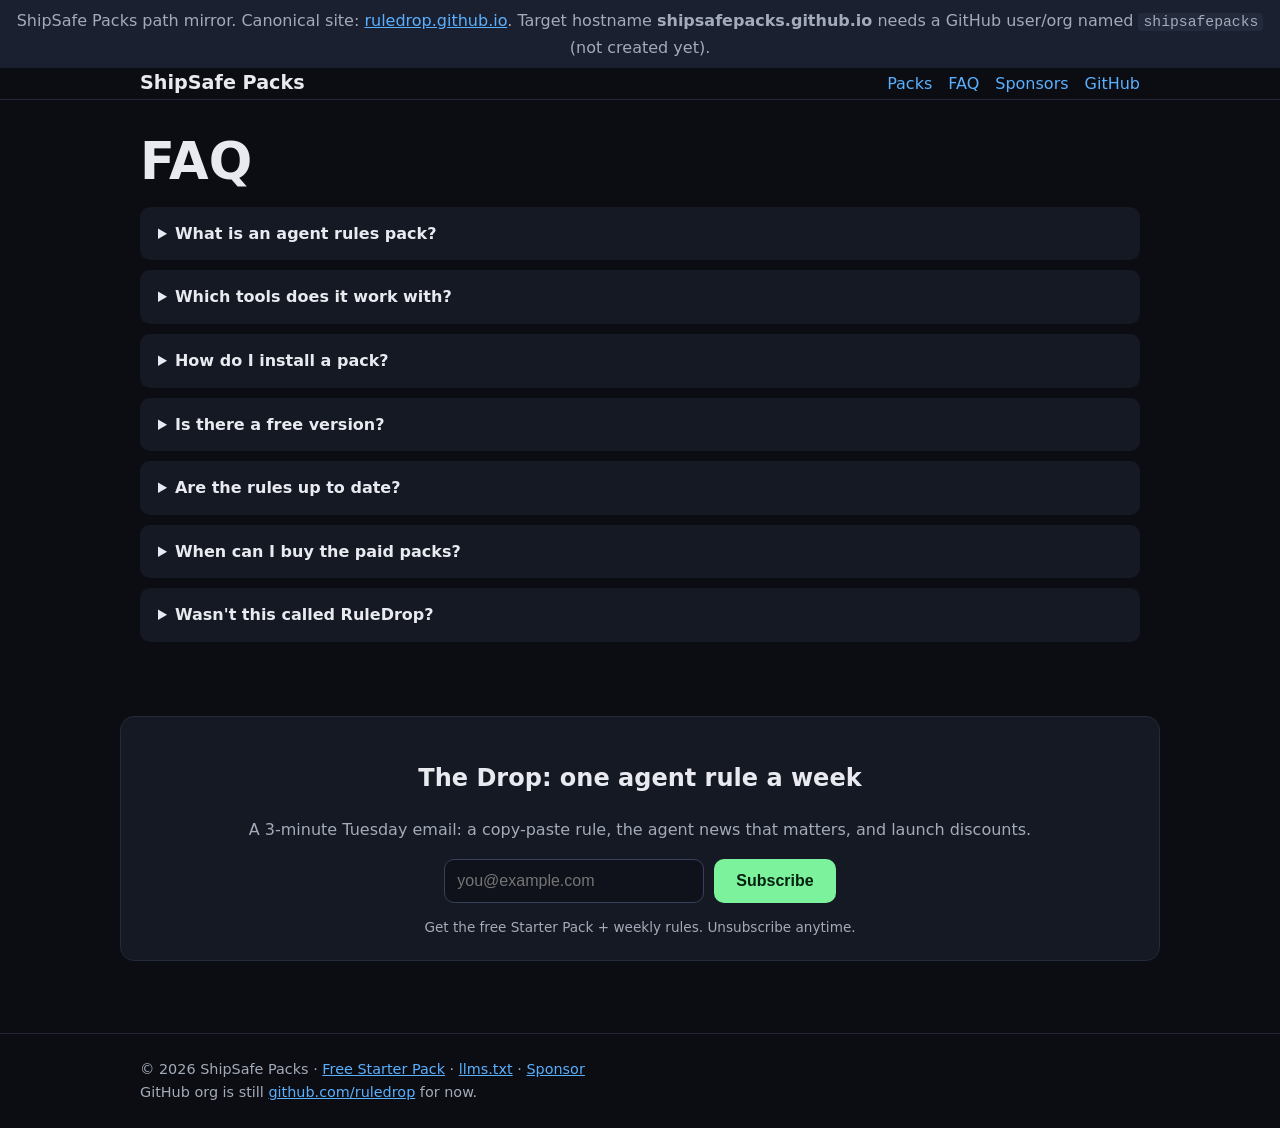
<file: shipsafepacks/faq/index.html>
<!doctype html><html lang="en"><head><meta charset="utf-8"><meta name="viewport" content="width=device-width,initial-scale=1">
<title>FAQ | ShipSafe Packs</title><meta name="description" content="Answers about ShipSafe Packs: supported tools, installation, updates and the free starter pack."><link rel="canonical" href="https://ruledrop.github.io/shipsafepacks/faq/">
<meta property="og:type" content="website"><meta property="og:site_name" content="ShipSafe Packs"><meta property="og:title" content="FAQ | ShipSafe Packs"><meta property="og:description" content="Answers about ShipSafe Packs: supported tools, installation, updates and the free starter pack."><meta property="og:url" content="https://ruledrop.github.io/faq/"><meta property="og:image" content="https://ruledrop.github.io/og.png"><meta name="twitter:card" content="summary_large_image">
<link rel="icon" href="/favicon.svg" type="image/svg+xml"><meta name="theme-color" content="#0b0d12"><link rel="stylesheet" href="/style.css"><script type="application/ld+json">{"@context": "https://schema.org", "@type": "Organization", "name": "ShipSafe Packs", "url": "https://ruledrop.github.io", "logo": "https://ruledrop.github.io/favicon.svg", "sameAs": ["https://github.com/ruledrop"], "alternateName": ["RuleDrop", "ShipSafe"]}</script><script type="application/ld+json">{"@context": "https://schema.org", "@type": "FAQPage", "mainEntity": [{"@type": "Question", "name": "What is an agent rules pack?", "acceptedAnswer": {"@type": "Answer", "text": "A set of ready-made instruction files (Cursor .mdc rules, AGENTS.md, CLAUDE.md and GitHub Copilot instructions) that tell AI coding agents how to write code for a specific stack \u2014 so vibe-coded apps stay ship-safe."}}, {"@type": "Question", "name": "Which tools does it work with?", "acceptedAnswer": {"@type": "Answer", "text": "Cursor, Claude Code, GitHub Copilot (chat, cloud agent and code review), OpenAI Codex, Jules, Amp and any tool that reads AGENTS.md."}}, {"@type": "Question", "name": "How do I install a pack?", "acceptedAnswer": {"@type": "Answer", "text": "Unzip it into your project root. Each pack's README shows which files go with which tool."}}, {"@type": "Question", "name": "Is there a free version?", "acceptedAnswer": {"@type": "Answer", "text": "Yes. The Starter Pack (a core Cursor rule plus AGENTS.md) is free and MIT-licensed on GitHub."}}, {"@type": "Question", "name": "Are the rules up to date?", "acceptedAnswer": {"@type": "Answer", "text": "They are checked against official docs (Cursor, GitHub Copilot, Next.js 16, Supabase SSR, Godot 4.7, Shopify CLI) as of October 2026. Bundle buyers get free updates."}}, {"@type": "Question", "name": "When can I buy the paid packs?", "acceptedAnswer": {"@type": "Answer", "text": "Very soon. Join the newsletter and you'll hear first, with a launch discount."}}, {"@type": "Question", "name": "Wasn't this called RuleDrop?", "acceptedAnswer": {"@type": "Answer", "text": "Yes. We rebranded to ShipSafe Packs. Same packs, same free starter, same mission \u2014 keep vibe-coded apps ship-safe."}}]}</script></head><body><p class="mut" style="text-align:center;padding:8px 12px;background:#1a2030;margin:0">ShipSafe Packs path mirror. Canonical site: <a href="https://ruledrop.github.io/">ruledrop.github.io</a>. Target hostname <strong>shipsafepacks.github.io</strong> needs a GitHub user/org named <code>shipsafepacks</code> (not created yet).</p>
<a href="#main" class="sr">Skip to content</a>
<header><nav class="wrap" aria-label="Main"><a class="logo" href="/shipsafepacks/">ShipSafe Packs</a><a href="/shipsafepacks/#packs">Packs</a><a href="/shipsafepacks/faq/">FAQ</a><a href="/shipsafepacks/sponsors/">Sponsors</a><a href="https://github.com/ruledrop/starter-pack">GitHub</a></nav></header>
<main id="main"><section><div class="wrap"><h1>FAQ</h1><details><summary>What is an agent rules pack?</summary><p>A set of ready-made instruction files (Cursor .mdc rules, AGENTS.md, CLAUDE.md and GitHub Copilot instructions) that tell AI coding agents how to write code for a specific stack — so vibe-coded apps stay ship-safe.</p></details><details><summary>Which tools does it work with?</summary><p>Cursor, Claude Code, GitHub Copilot (chat, cloud agent and code review), OpenAI Codex, Jules, Amp and any tool that reads AGENTS.md.</p></details><details><summary>How do I install a pack?</summary><p>Unzip it into your project root. Each pack's README shows which files go with which tool.</p></details><details><summary>Is there a free version?</summary><p>Yes. The Starter Pack (a core Cursor rule plus AGENTS.md) is free and MIT-licensed on GitHub.</p></details><details><summary>Are the rules up to date?</summary><p>They are checked against official docs (Cursor, GitHub Copilot, Next.js 16, Supabase SSR, Godot 4.7, Shopify CLI) as of October 2026. Bundle buyers get free updates.</p></details><details><summary>When can I buy the paid packs?</summary><p>Very soon. Join the newsletter and you'll hear first, with a launch discount.</p></details><details><summary>Wasn't this called RuleDrop?</summary><p>Yes. We rebranded to ShipSafe Packs. Same packs, same free starter, same mission — keep vibe-coded apps ship-safe.</p></details></div></section><section id="newsletter" aria-labelledby="nl"><div class="wrap card" style="text-align:center"><h2 id="nl">The Drop: one agent rule a week</h2>
<p class="mut">A 3-minute Tuesday email: a copy-paste rule, the agent news that matters, and launch discounts.</p>
<form action="https://app.kit.com/forms/10043672/subscriptions" method="post" data-sv-form="10043672"><label for="em" class="sr">Email address</label><input id="em" type="email" name="email_address" placeholder="you@example.com" required autocomplete="email"><button class="btn btn-p" type="submit">Subscribe</button><p class="mut" style="width:100%;font-size:.85rem;margin:4px 0 0">Get the free Starter Pack + weekly rules. Unsubscribe anytime.</p></form></div></section></main>
<footer><div class="wrap">© 2026 ShipSafe Packs · <a href="https://github.com/ruledrop/starter-pack">Free Starter Pack</a> · <a href="/llms.txt">llms.txt</a> · <a href="/shipsafepacks/sponsors/">Sponsor</a><br><span class="mut">GitHub org is still <a href="https://github.com/ruledrop">github.com/ruledrop</a> for now.</span></div></footer></body></html>
</file>
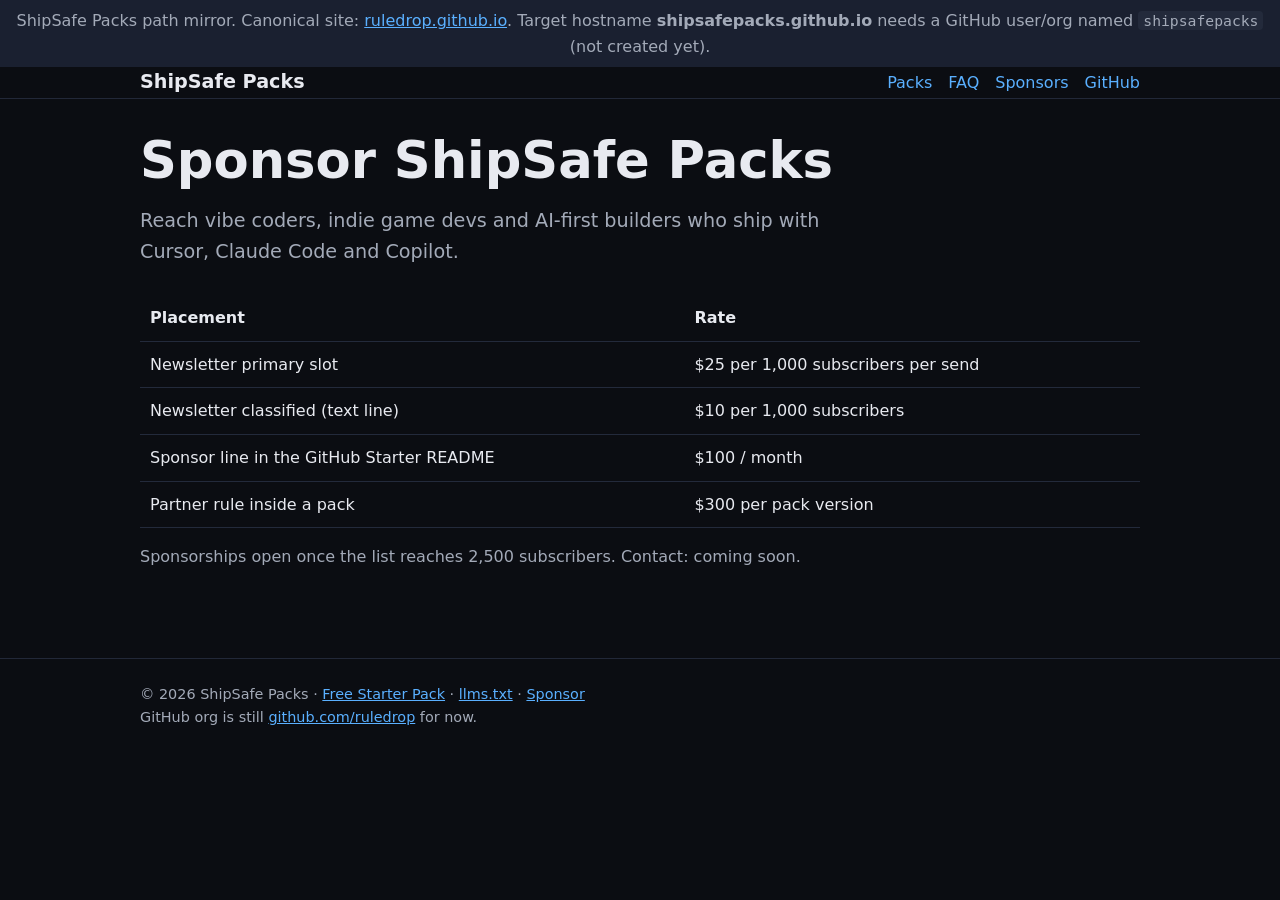
<file: shipsafepacks/sponsors/index.html>
<!doctype html><html lang="en"><head><meta charset="utf-8"><meta name="viewport" content="width=device-width,initial-scale=1">
<title>Sponsor ShipSafe Packs: Newsletter & pack sponsorships</title><meta name="description" content="ShipSafe Packs sponsor rate card: newsletter slots, GitHub README placements and partner rules for AI developer tools."><link rel="canonical" href="https://ruledrop.github.io/shipsafepacks/sponsors/">
<meta property="og:type" content="website"><meta property="og:site_name" content="ShipSafe Packs"><meta property="og:title" content="Sponsor ShipSafe Packs: Newsletter & pack sponsorships"><meta property="og:description" content="ShipSafe Packs sponsor rate card: newsletter slots, GitHub README placements and partner rules for AI developer tools."><meta property="og:url" content="https://ruledrop.github.io/sponsors/"><meta property="og:image" content="https://ruledrop.github.io/og.png"><meta name="twitter:card" content="summary_large_image">
<link rel="icon" href="/favicon.svg" type="image/svg+xml"><meta name="theme-color" content="#0b0d12"><link rel="stylesheet" href="/style.css"><script type="application/ld+json">{"@context": "https://schema.org", "@type": "Organization", "name": "ShipSafe Packs", "url": "https://ruledrop.github.io", "logo": "https://ruledrop.github.io/favicon.svg", "sameAs": ["https://github.com/ruledrop"], "alternateName": ["RuleDrop", "ShipSafe"]}</script></head><body><p class="mut" style="text-align:center;padding:8px 12px;background:#1a2030;margin:0">ShipSafe Packs path mirror. Canonical site: <a href="https://ruledrop.github.io/">ruledrop.github.io</a>. Target hostname <strong>shipsafepacks.github.io</strong> needs a GitHub user/org named <code>shipsafepacks</code> (not created yet).</p>
<a href="#main" class="sr">Skip to content</a>
<header><nav class="wrap" aria-label="Main"><a class="logo" href="/shipsafepacks/">ShipSafe Packs</a><a href="/shipsafepacks/#packs">Packs</a><a href="/shipsafepacks/faq/">FAQ</a><a href="/shipsafepacks/sponsors/">Sponsors</a><a href="https://github.com/ruledrop/starter-pack">GitHub</a></nav></header>
<main id="main"><section><div class="wrap"><h1>Sponsor ShipSafe Packs</h1><p class="lead" style="margin-left:0">Reach vibe coders, indie game devs and AI-first builders who ship with Cursor, Claude Code and Copilot.</p>
<table><caption class="sr">Sponsor rate card</caption><thead><tr><th scope="col">Placement</th><th scope="col">Rate</th></tr></thead><tbody>
<tr><td>Newsletter primary slot</td><td>$25 per 1,000 subscribers per send</td></tr><tr><td>Newsletter classified (text line)</td><td>$10 per 1,000 subscribers</td></tr>
<tr><td>Sponsor line in the GitHub Starter README</td><td>$100 / month</td></tr><tr><td>Partner rule inside a pack</td><td>$300 per pack version</td></tr></tbody></table>
<p class="mut">Sponsorships open once the list reaches 2,500 subscribers. Contact: coming soon.</p></div></section></main>
<footer><div class="wrap">© 2026 ShipSafe Packs · <a href="https://github.com/ruledrop/starter-pack">Free Starter Pack</a> · <a href="/llms.txt">llms.txt</a> · <a href="/shipsafepacks/sponsors/">Sponsor</a><br><span class="mut">GitHub org is still <a href="https://github.com/ruledrop">github.com/ruledrop</a> for now.</span></div></footer></body></html>
</file>
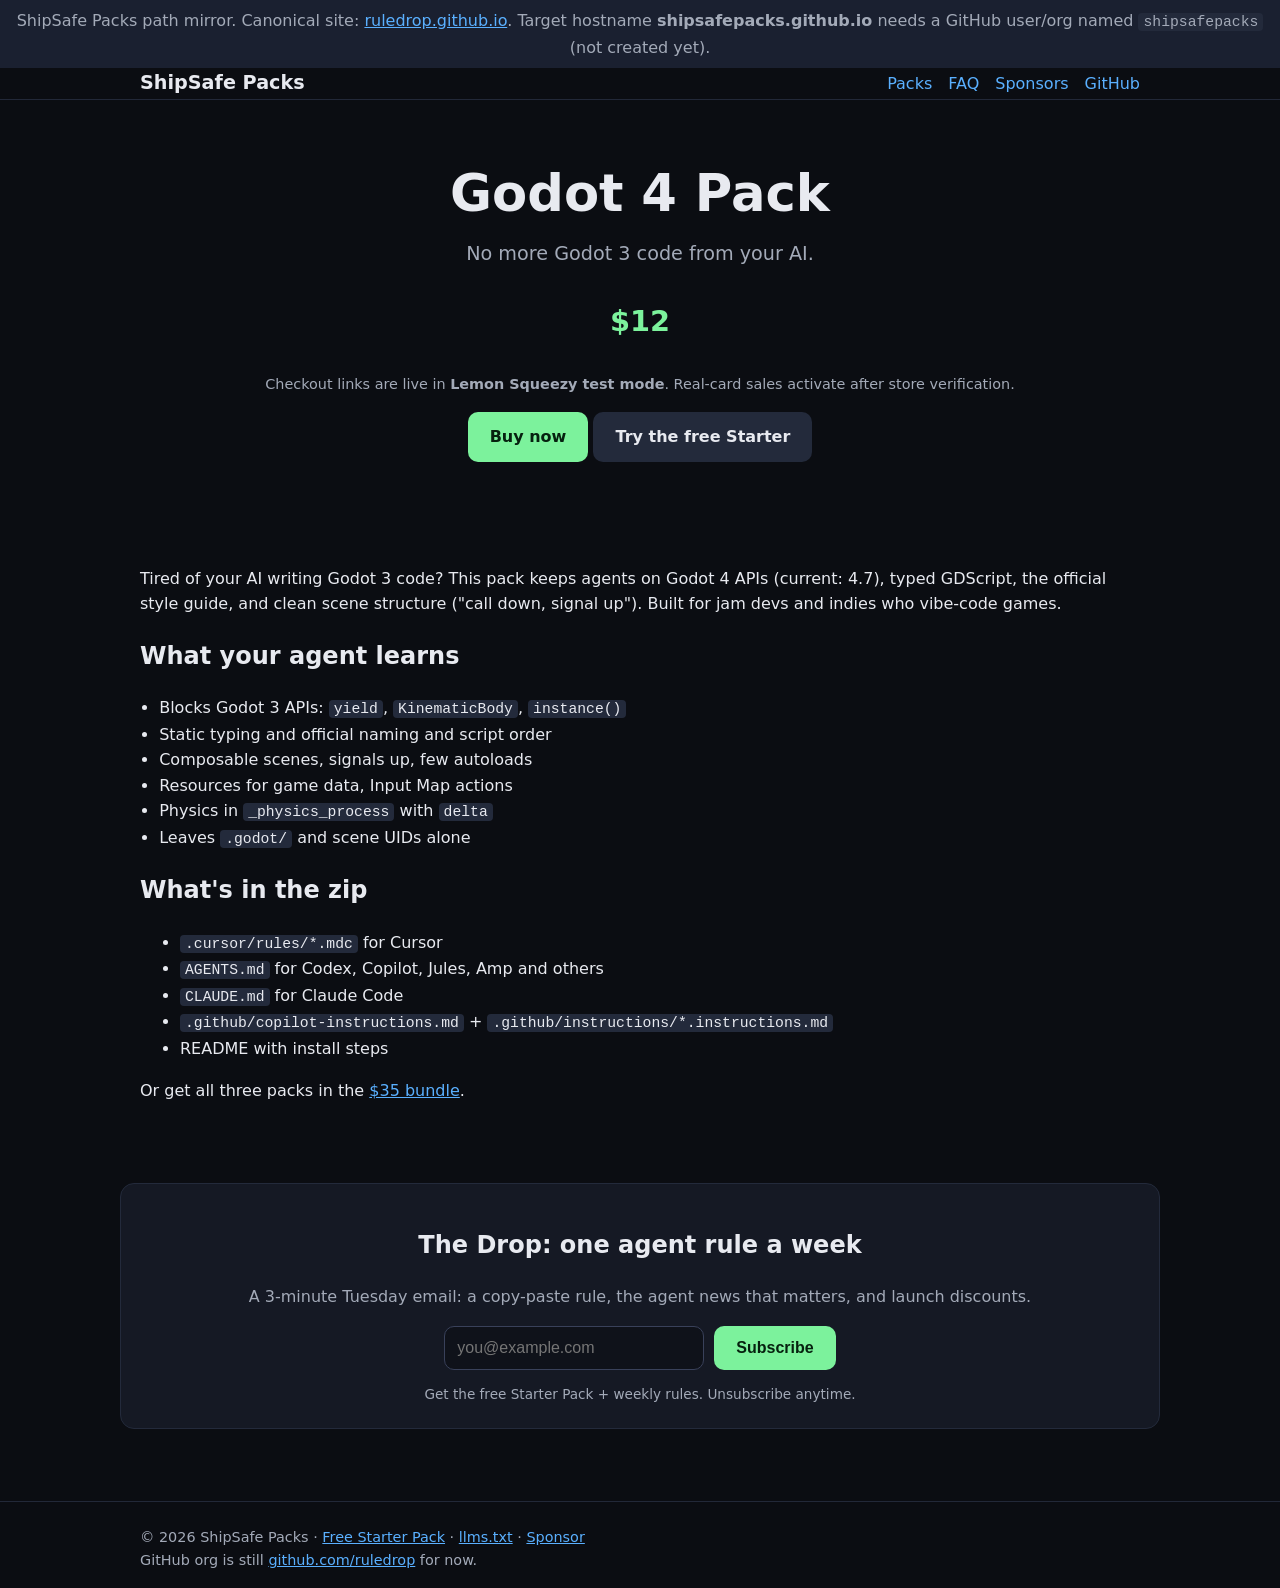
<file: shipsafepacks/packs/godot/index.html>
<!doctype html><html lang="en"><head><meta charset="utf-8"><meta name="viewport" content="width=device-width,initial-scale=1">
<title>Godot 4 Pack ($12): AI agent rules | ShipSafe Packs</title><meta name="description" content="No more Godot 3 code from your AI. Cursor, Claude Code, Copilot and AGENTS.md formats."><link rel="canonical" href="https://ruledrop.github.io/shipsafepacks/packs/godot/">
<meta property="og:type" content="website"><meta property="og:site_name" content="ShipSafe Packs"><meta property="og:title" content="Godot 4 Pack ($12): AI agent rules | ShipSafe Packs"><meta property="og:description" content="No more Godot 3 code from your AI. Cursor, Claude Code, Copilot and AGENTS.md formats."><meta property="og:url" content="https://ruledrop.github.io/packs/godot/"><meta property="og:image" content="https://ruledrop.github.io/og.png"><meta name="twitter:card" content="summary_large_image">
<link rel="icon" href="/favicon.svg" type="image/svg+xml"><meta name="theme-color" content="#0b0d12"><link rel="stylesheet" href="/style.css"><script type="application/ld+json">{"@context": "https://schema.org", "@type": "Organization", "name": "ShipSafe Packs", "url": "https://ruledrop.github.io", "logo": "https://ruledrop.github.io/favicon.svg", "sameAs": ["https://github.com/ruledrop"], "alternateName": ["RuleDrop", "ShipSafe"]}</script><script type="application/ld+json">{"@context": "https://schema.org", "@type": "Product", "name": "Godot 4 Pack by ShipSafe Packs", "description": "No more Godot 3 code from your AI.", "brand": {"@type": "Brand", "name": "ShipSafe Packs"}, "url": "https://ruledrop.github.io/packs/godot/", "offers": {"@type": "Offer", "price": "12.00", "priceCurrency": "USD", "availability": "https://schema.org/InStock", "url": "https://ruledropdev.lemonsqueezy.com/checkout/buy/1416e378-eaa8-4a76-a0ed-3afae7bbff69"}}</script></head><body><p class="mut" style="text-align:center;padding:8px 12px;background:#1a2030;margin:0">ShipSafe Packs path mirror. Canonical site: <a href="https://ruledrop.github.io/">ruledrop.github.io</a>. Target hostname <strong>shipsafepacks.github.io</strong> needs a GitHub user/org named <code>shipsafepacks</code> (not created yet).</p>
<a href="#main" class="sr">Skip to content</a>
<header><nav class="wrap" aria-label="Main"><a class="logo" href="/shipsafepacks/">ShipSafe Packs</a><a href="/shipsafepacks/#packs">Packs</a><a href="/shipsafepacks/faq/">FAQ</a><a href="/shipsafepacks/sponsors/">Sponsors</a><a href="https://github.com/ruledrop/starter-pack">GitHub</a></nav></header>
<main id="main"><section class="hero"><div class="wrap"><h1>Godot 4 Pack</h1><p class="lead">No more Godot 3 code from your AI.</p><p class="price">$12</p><p class="mut" style="text-align:center;font-size:.9rem">Checkout links are live in <strong>Lemon Squeezy test mode</strong>. Real-card sales activate after store verification.</p><p><a class="btn btn-p" href="https://ruledropdev.lemonsqueezy.com/checkout/buy/1416e378-eaa8-4a76-a0ed-3afae7bbff69" rel="noopener">Buy now</a> <a class="btn btn-s" href="https://github.com/ruledrop/starter-pack">Try the free Starter</a></p></div></section>
<section><div class="wrap"><p>Tired of your AI writing Godot 3 code? This pack keeps agents on Godot 4 APIs (current: 4.7), typed GDScript, the official style guide, and clean scene structure ("call down, signal up"). Built for jam devs and indies who vibe-code games.</p><h2>What your agent learns</h2><ul class="chk"><li>Blocks Godot 3 APIs: <code>yield</code>, <code>KinematicBody</code>, <code>instance()</code></li><li>Static typing and official naming and script order</li><li>Composable scenes, signals up, few autoloads</li><li>Resources for game data, Input Map actions</li><li>Physics in <code>_physics_process</code> with <code>delta</code></li><li>Leaves <code>.godot/</code> and scene UIDs alone</li></ul><h2>What's in the zip</h2><ul><li><code>.cursor/rules/*.mdc</code> for Cursor</li><li><code>AGENTS.md</code> for Codex, Copilot, Jules, Amp and others</li><li><code>CLAUDE.md</code> for Claude Code</li><li><code>.github/copilot-instructions.md</code> + <code>.github/instructions/*.instructions.md</code></li><li>README with install steps</li></ul><p>Or get all three packs in the <a href="/shipsafepacks/#packs">$35 bundle</a>.</p></div></section><section id="newsletter" aria-labelledby="nl"><div class="wrap card" style="text-align:center"><h2 id="nl">The Drop: one agent rule a week</h2>
<p class="mut">A 3-minute Tuesday email: a copy-paste rule, the agent news that matters, and launch discounts.</p>
<form action="https://app.kit.com/forms/10043672/subscriptions" method="post" data-sv-form="10043672"><label for="em" class="sr">Email address</label><input id="em" type="email" name="email_address" placeholder="you@example.com" required autocomplete="email"><button class="btn btn-p" type="submit">Subscribe</button><p class="mut" style="width:100%;font-size:.85rem;margin:4px 0 0">Get the free Starter Pack + weekly rules. Unsubscribe anytime.</p></form></div></section></main>
<footer><div class="wrap">© 2026 ShipSafe Packs · <a href="https://github.com/ruledrop/starter-pack">Free Starter Pack</a> · <a href="/llms.txt">llms.txt</a> · <a href="/shipsafepacks/sponsors/">Sponsor</a><br><span class="mut">GitHub org is still <a href="https://github.com/ruledrop">github.com/ruledrop</a> for now.</span></div></footer></body></html>
</file>
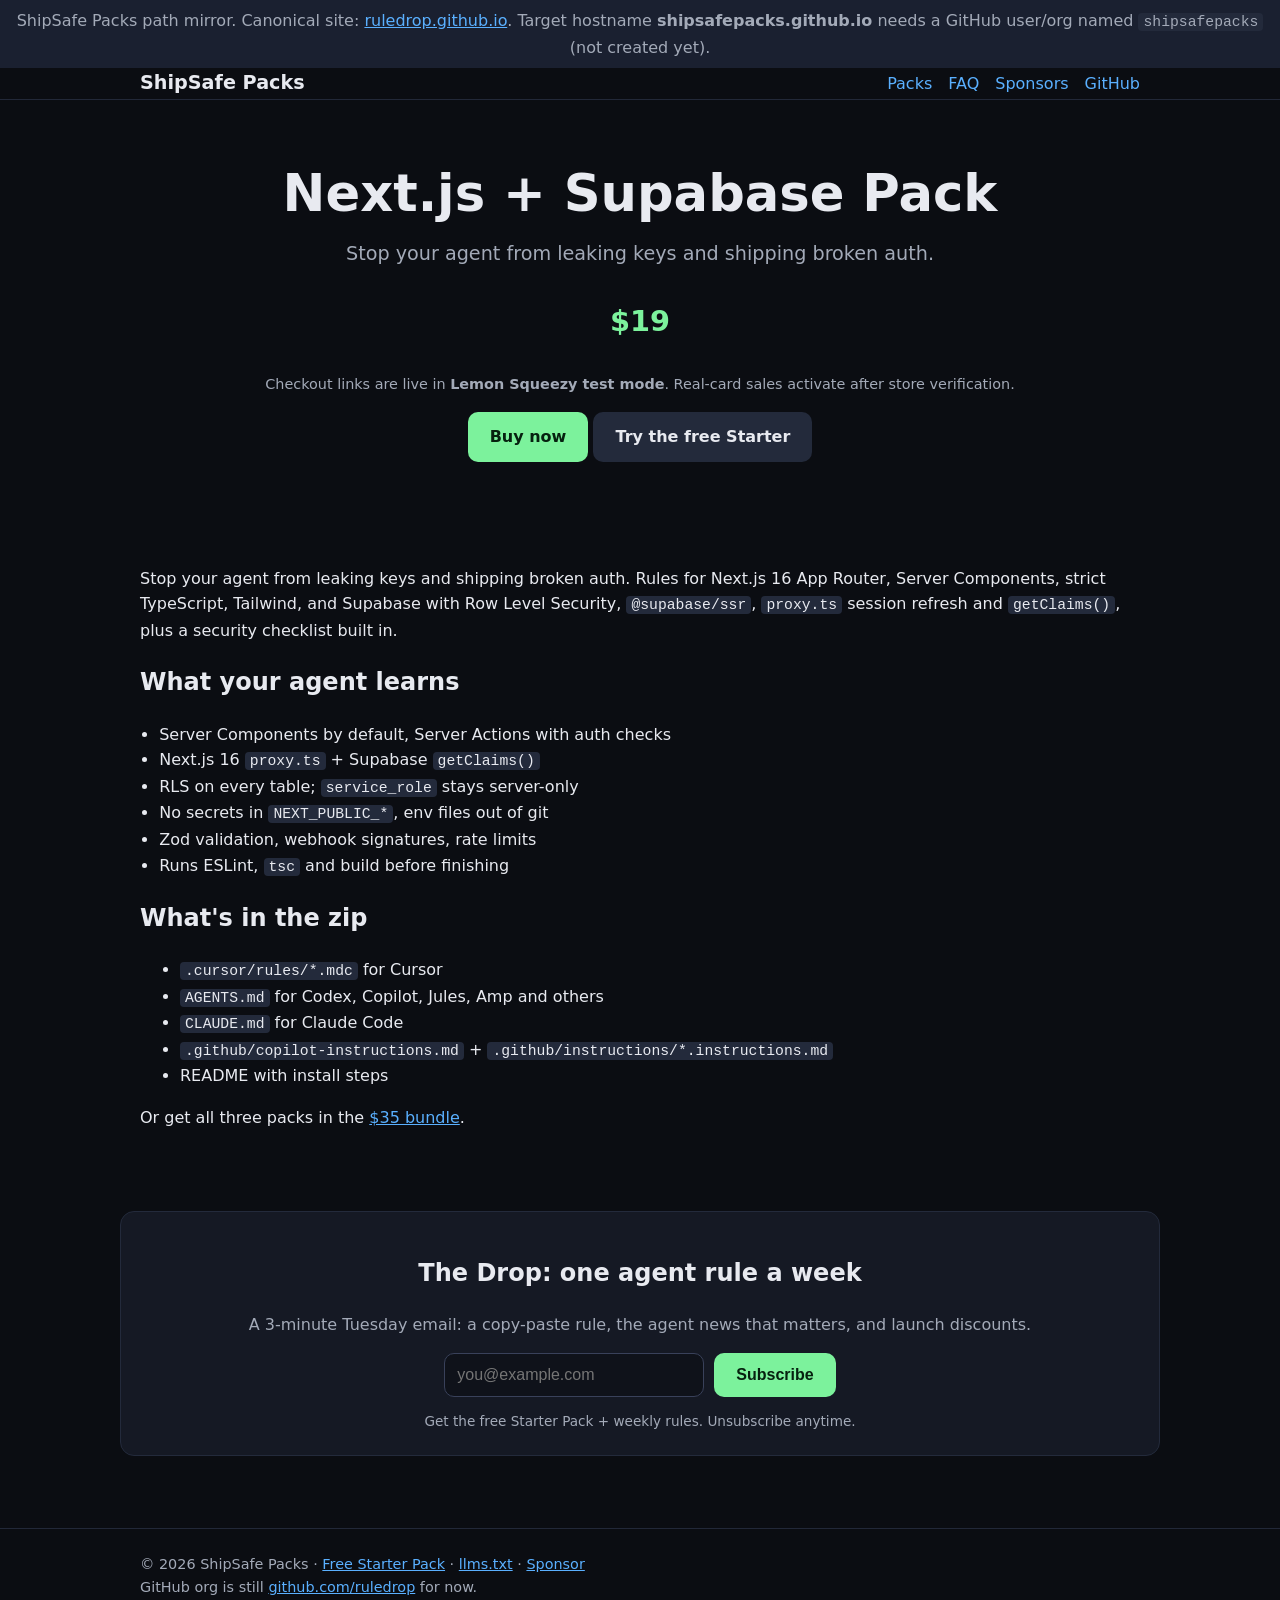
<file: shipsafepacks/packs/nextjs/index.html>
<!doctype html><html lang="en"><head><meta charset="utf-8"><meta name="viewport" content="width=device-width,initial-scale=1">
<title>Next.js + Supabase Pack ($19): AI agent rules | ShipSafe Packs</title><meta name="description" content="Stop your agent from leaking keys and shipping broken auth. Cursor, Claude Code, Copilot and AGENTS.md formats."><link rel="canonical" href="https://ruledrop.github.io/shipsafepacks/packs/nextjs/">
<meta property="og:type" content="website"><meta property="og:site_name" content="ShipSafe Packs"><meta property="og:title" content="Next.js + Supabase Pack ($19): AI agent rules | ShipSafe Packs"><meta property="og:description" content="Stop your agent from leaking keys and shipping broken auth. Cursor, Claude Code, Copilot and AGENTS.md formats."><meta property="og:url" content="https://ruledrop.github.io/packs/nextjs/"><meta property="og:image" content="https://ruledrop.github.io/og.png"><meta name="twitter:card" content="summary_large_image">
<link rel="icon" href="/favicon.svg" type="image/svg+xml"><meta name="theme-color" content="#0b0d12"><link rel="stylesheet" href="/style.css"><script type="application/ld+json">{"@context": "https://schema.org", "@type": "Organization", "name": "ShipSafe Packs", "url": "https://ruledrop.github.io", "logo": "https://ruledrop.github.io/favicon.svg", "sameAs": ["https://github.com/ruledrop"], "alternateName": ["RuleDrop", "ShipSafe"]}</script><script type="application/ld+json">{"@context": "https://schema.org", "@type": "Product", "name": "Next.js + Supabase Pack by ShipSafe Packs", "description": "Stop your agent from leaking keys and shipping broken auth.", "brand": {"@type": "Brand", "name": "ShipSafe Packs"}, "url": "https://ruledrop.github.io/packs/nextjs/", "offers": {"@type": "Offer", "price": "19.00", "priceCurrency": "USD", "availability": "https://schema.org/InStock", "url": "https://ruledropdev.lemonsqueezy.com/checkout/buy/b8ed0414-179d-4816-bc33-6f2bf583bd8b"}}</script></head><body><p class="mut" style="text-align:center;padding:8px 12px;background:#1a2030;margin:0">ShipSafe Packs path mirror. Canonical site: <a href="https://ruledrop.github.io/">ruledrop.github.io</a>. Target hostname <strong>shipsafepacks.github.io</strong> needs a GitHub user/org named <code>shipsafepacks</code> (not created yet).</p>
<a href="#main" class="sr">Skip to content</a>
<header><nav class="wrap" aria-label="Main"><a class="logo" href="/shipsafepacks/">ShipSafe Packs</a><a href="/shipsafepacks/#packs">Packs</a><a href="/shipsafepacks/faq/">FAQ</a><a href="/shipsafepacks/sponsors/">Sponsors</a><a href="https://github.com/ruledrop/starter-pack">GitHub</a></nav></header>
<main id="main"><section class="hero"><div class="wrap"><h1>Next.js + Supabase Pack</h1><p class="lead">Stop your agent from leaking keys and shipping broken auth.</p><p class="price">$19</p><p class="mut" style="text-align:center;font-size:.9rem">Checkout links are live in <strong>Lemon Squeezy test mode</strong>. Real-card sales activate after store verification.</p><p><a class="btn btn-p" href="https://ruledropdev.lemonsqueezy.com/checkout/buy/b8ed0414-179d-4816-bc33-6f2bf583bd8b" rel="noopener">Buy now</a> <a class="btn btn-s" href="https://github.com/ruledrop/starter-pack">Try the free Starter</a></p></div></section>
<section><div class="wrap"><p>Stop your agent from leaking keys and shipping broken auth. Rules for Next.js 16 App Router, Server Components, strict TypeScript, Tailwind, and Supabase with Row Level Security, <code>@supabase/ssr</code>, <code>proxy.ts</code> session refresh and <code>getClaims()</code>, plus a security checklist built in.</p><h2>What your agent learns</h2><ul class="chk"><li>Server Components by default, Server Actions with auth checks</li><li>Next.js 16 <code>proxy.ts</code> + Supabase <code>getClaims()</code></li><li>RLS on every table; <code>service_role</code> stays server-only</li><li>No secrets in <code>NEXT_PUBLIC_*</code>, env files out of git</li><li>Zod validation, webhook signatures, rate limits</li><li>Runs ESLint, <code>tsc</code> and build before finishing</li></ul><h2>What's in the zip</h2><ul><li><code>.cursor/rules/*.mdc</code> for Cursor</li><li><code>AGENTS.md</code> for Codex, Copilot, Jules, Amp and others</li><li><code>CLAUDE.md</code> for Claude Code</li><li><code>.github/copilot-instructions.md</code> + <code>.github/instructions/*.instructions.md</code></li><li>README with install steps</li></ul><p>Or get all three packs in the <a href="/shipsafepacks/#packs">$35 bundle</a>.</p></div></section><section id="newsletter" aria-labelledby="nl"><div class="wrap card" style="text-align:center"><h2 id="nl">The Drop: one agent rule a week</h2>
<p class="mut">A 3-minute Tuesday email: a copy-paste rule, the agent news that matters, and launch discounts.</p>
<form action="https://app.kit.com/forms/10043672/subscriptions" method="post" data-sv-form="10043672"><label for="em" class="sr">Email address</label><input id="em" type="email" name="email_address" placeholder="you@example.com" required autocomplete="email"><button class="btn btn-p" type="submit">Subscribe</button><p class="mut" style="width:100%;font-size:.85rem;margin:4px 0 0">Get the free Starter Pack + weekly rules. Unsubscribe anytime.</p></form></div></section></main>
<footer><div class="wrap">© 2026 ShipSafe Packs · <a href="https://github.com/ruledrop/starter-pack">Free Starter Pack</a> · <a href="/llms.txt">llms.txt</a> · <a href="/shipsafepacks/sponsors/">Sponsor</a><br><span class="mut">GitHub org is still <a href="https://github.com/ruledrop">github.com/ruledrop</a> for now.</span></div></footer></body></html>
</file>
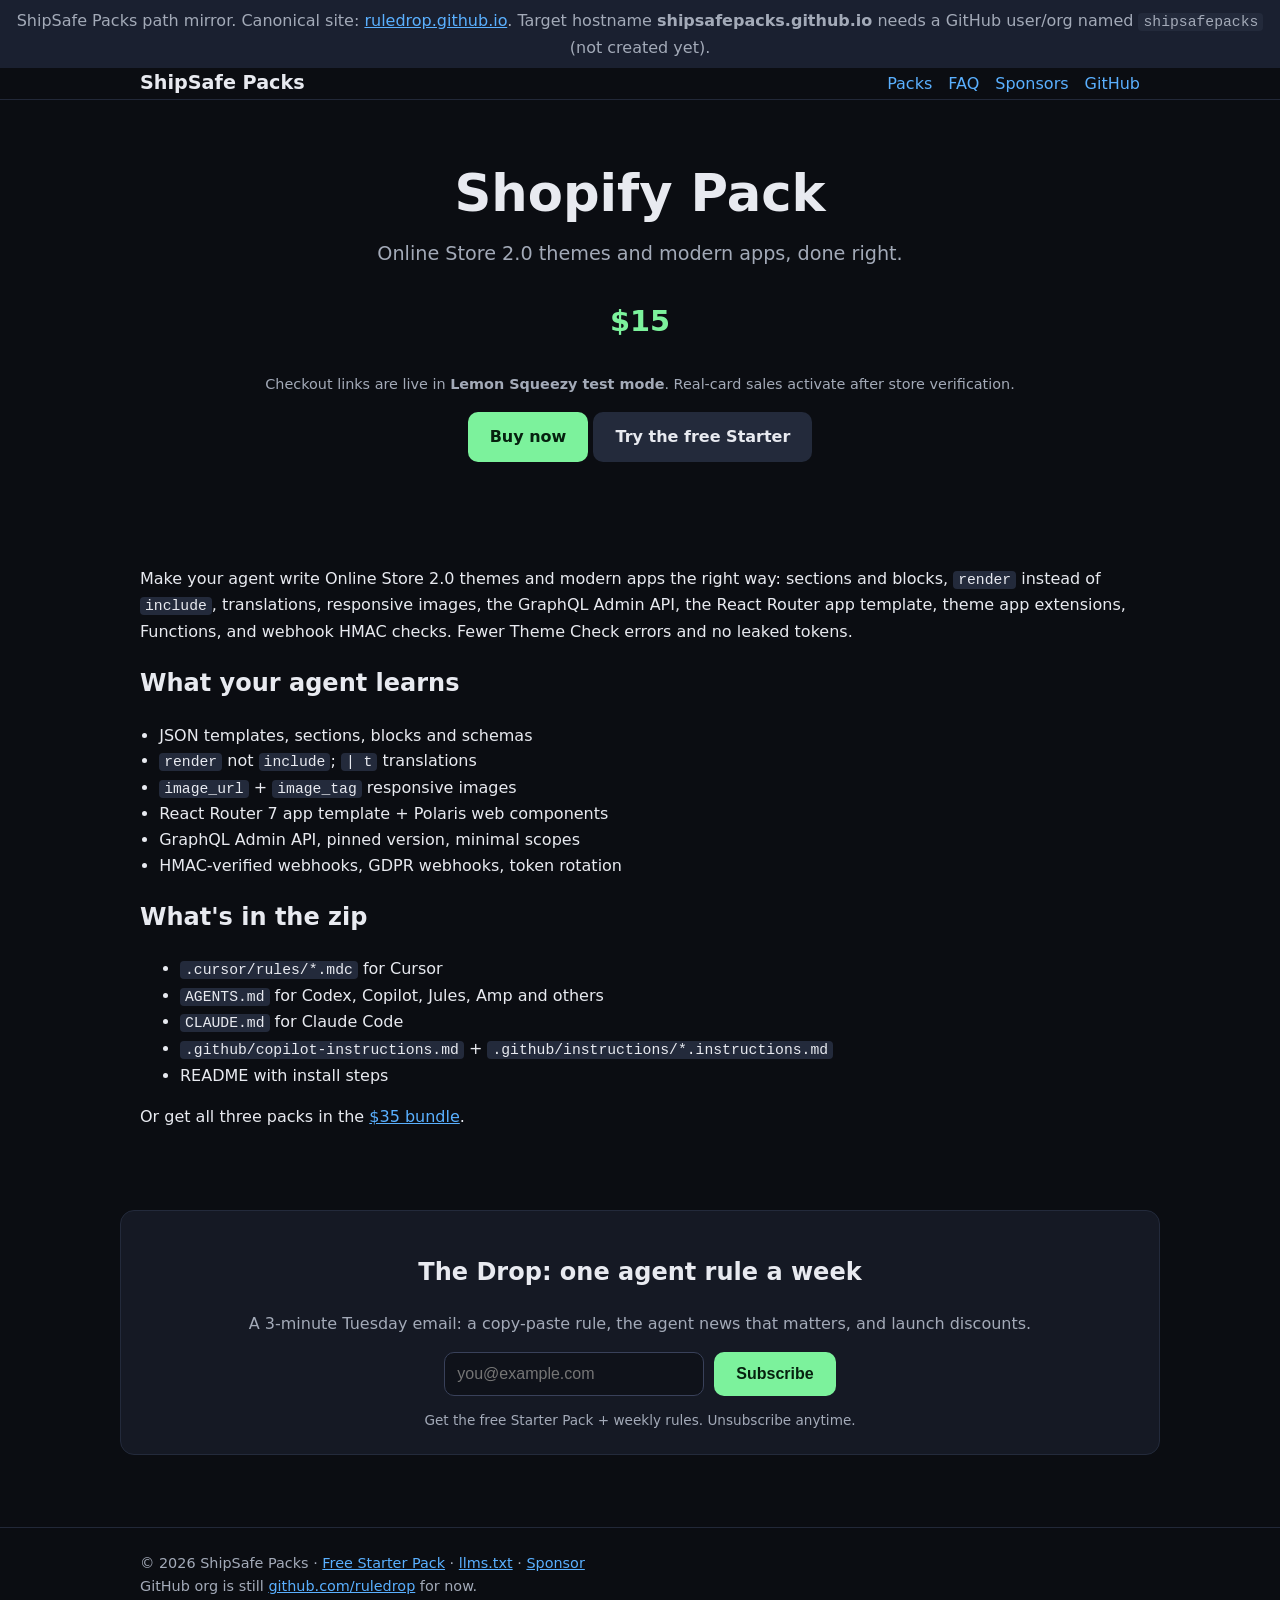
<file: shipsafepacks/packs/shopify/index.html>
<!doctype html><html lang="en"><head><meta charset="utf-8"><meta name="viewport" content="width=device-width,initial-scale=1">
<title>Shopify Pack ($15): AI agent rules | ShipSafe Packs</title><meta name="description" content="Online Store 2.0 themes and modern apps, done right. Cursor, Claude Code, Copilot and AGENTS.md formats."><link rel="canonical" href="https://ruledrop.github.io/shipsafepacks/packs/shopify/">
<meta property="og:type" content="website"><meta property="og:site_name" content="ShipSafe Packs"><meta property="og:title" content="Shopify Pack ($15): AI agent rules | ShipSafe Packs"><meta property="og:description" content="Online Store 2.0 themes and modern apps, done right. Cursor, Claude Code, Copilot and AGENTS.md formats."><meta property="og:url" content="https://ruledrop.github.io/packs/shopify/"><meta property="og:image" content="https://ruledrop.github.io/og.png"><meta name="twitter:card" content="summary_large_image">
<link rel="icon" href="/favicon.svg" type="image/svg+xml"><meta name="theme-color" content="#0b0d12"><link rel="stylesheet" href="/style.css"><script type="application/ld+json">{"@context": "https://schema.org", "@type": "Organization", "name": "ShipSafe Packs", "url": "https://ruledrop.github.io", "logo": "https://ruledrop.github.io/favicon.svg", "sameAs": ["https://github.com/ruledrop"], "alternateName": ["RuleDrop", "ShipSafe"]}</script><script type="application/ld+json">{"@context": "https://schema.org", "@type": "Product", "name": "Shopify Pack by ShipSafe Packs", "description": "Online Store 2.0 themes and modern apps, done right.", "brand": {"@type": "Brand", "name": "ShipSafe Packs"}, "url": "https://ruledrop.github.io/packs/shopify/", "offers": {"@type": "Offer", "price": "15.00", "priceCurrency": "USD", "availability": "https://schema.org/InStock", "url": "https://ruledropdev.lemonsqueezy.com/checkout/buy/af2d4835-ff27-4fa8-ae3b-912c7f78d7f6"}}</script></head><body><p class="mut" style="text-align:center;padding:8px 12px;background:#1a2030;margin:0">ShipSafe Packs path mirror. Canonical site: <a href="https://ruledrop.github.io/">ruledrop.github.io</a>. Target hostname <strong>shipsafepacks.github.io</strong> needs a GitHub user/org named <code>shipsafepacks</code> (not created yet).</p>
<a href="#main" class="sr">Skip to content</a>
<header><nav class="wrap" aria-label="Main"><a class="logo" href="/shipsafepacks/">ShipSafe Packs</a><a href="/shipsafepacks/#packs">Packs</a><a href="/shipsafepacks/faq/">FAQ</a><a href="/shipsafepacks/sponsors/">Sponsors</a><a href="https://github.com/ruledrop/starter-pack">GitHub</a></nav></header>
<main id="main"><section class="hero"><div class="wrap"><h1>Shopify Pack</h1><p class="lead">Online Store 2.0 themes and modern apps, done right.</p><p class="price">$15</p><p class="mut" style="text-align:center;font-size:.9rem">Checkout links are live in <strong>Lemon Squeezy test mode</strong>. Real-card sales activate after store verification.</p><p><a class="btn btn-p" href="https://ruledropdev.lemonsqueezy.com/checkout/buy/af2d4835-ff27-4fa8-ae3b-912c7f78d7f6" rel="noopener">Buy now</a> <a class="btn btn-s" href="https://github.com/ruledrop/starter-pack">Try the free Starter</a></p></div></section>
<section><div class="wrap"><p>Make your agent write Online Store 2.0 themes and modern apps the right way: sections and blocks, <code>render</code> instead of <code>include</code>, translations, responsive images, the GraphQL Admin API, the React Router app template, theme app extensions, Functions, and webhook HMAC checks. Fewer Theme Check errors and no leaked tokens.</p><h2>What your agent learns</h2><ul class="chk"><li>JSON templates, sections, blocks and schemas</li><li><code>render</code> not <code>include</code>; <code>| t</code> translations</li><li><code>image_url</code> + <code>image_tag</code> responsive images</li><li>React Router 7 app template + Polaris web components</li><li>GraphQL Admin API, pinned version, minimal scopes</li><li>HMAC-verified webhooks, GDPR webhooks, token rotation</li></ul><h2>What's in the zip</h2><ul><li><code>.cursor/rules/*.mdc</code> for Cursor</li><li><code>AGENTS.md</code> for Codex, Copilot, Jules, Amp and others</li><li><code>CLAUDE.md</code> for Claude Code</li><li><code>.github/copilot-instructions.md</code> + <code>.github/instructions/*.instructions.md</code></li><li>README with install steps</li></ul><p>Or get all three packs in the <a href="/shipsafepacks/#packs">$35 bundle</a>.</p></div></section><section id="newsletter" aria-labelledby="nl"><div class="wrap card" style="text-align:center"><h2 id="nl">The Drop: one agent rule a week</h2>
<p class="mut">A 3-minute Tuesday email: a copy-paste rule, the agent news that matters, and launch discounts.</p>
<form action="https://app.kit.com/forms/10043672/subscriptions" method="post" data-sv-form="10043672"><label for="em" class="sr">Email address</label><input id="em" type="email" name="email_address" placeholder="you@example.com" required autocomplete="email"><button class="btn btn-p" type="submit">Subscribe</button><p class="mut" style="width:100%;font-size:.85rem;margin:4px 0 0">Get the free Starter Pack + weekly rules. Unsubscribe anytime.</p></form></div></section></main>
<footer><div class="wrap">© 2026 ShipSafe Packs · <a href="https://github.com/ruledrop/starter-pack">Free Starter Pack</a> · <a href="/llms.txt">llms.txt</a> · <a href="/shipsafepacks/sponsors/">Sponsor</a><br><span class="mut">GitHub org is still <a href="https://github.com/ruledrop">github.com/ruledrop</a> for now.</span></div></footer></body></html>
</file>
<file: style.css>
*{box-sizing:border-box}:root{--bg:#0b0d12;--card:#151924;--fg:#e8eaf0;--mut:#a3aab8;--acc:#7cf29c;--acc2:#5ab0ff}body{margin:0;font:16px/1.6 system-ui,-apple-system,Segoe UI,Roboto,sans-serif;background:var(--bg);color:var(--fg)}a{color:var(--acc2)}a:focus-visible,button:focus-visible,input:focus-visible{outline:3px solid var(--acc);outline-offset:2px}.wrap{max-width:1040px;margin:0 auto;padding:0 20px}header{border-bottom:1px solid #222838}nav{display:flex;flex-wrap:wrap;gap:16px;align-items:center;padding:14px 0}nav .logo{font-weight:800;font-size:1.2rem;color:var(--fg);text-decoration:none;margin-right:auto}nav a{text-decoration:none}.hero{padding:64px 0 40px;text-align:center}h1{font-size:clamp(2rem,5vw,3.2rem);line-height:1.15;margin:0 0 16px}.lead{font-size:1.2rem;color:var(--mut);max-width:680px;margin:0 auto 28px}.btn{display:inline-block;padding:12px 22px;border-radius:10px;font-weight:700;text-decoration:none;border:0;font-size:1rem;cursor:pointer}.btn-p{background:var(--acc);color:#06210f}.btn-s{background:#232a3b;color:var(--fg)}.btn[aria-disabled=true]{opacity:.75;cursor:not-allowed}.grid{display:grid;gap:20px;grid-template-columns:repeat(auto-fit,minmax(260px,1fr));margin:24px 0}.card{background:var(--card);border:1px solid #232a3b;border-radius:14px;padding:22px}.price{font-size:1.8rem;font-weight:800;color:var(--acc)}.card h3{margin-top:0}section{padding:32px 0}code{background:#232a3b;padding:1px 5px;border-radius:4px;font-size:.92em}ul.chk{padding-left:1.2em}form{display:flex;flex-wrap:wrap;gap:10px;justify-content:center}input[type=email]{padding:12px;border-radius:10px;border:1px solid #39415a;background:#0f121a;color:var(--fg);min-width:260px;font-size:1rem}table{border-collapse:collapse;width:100%}th,td{text-align:left;padding:10px;border-bottom:1px solid #232a3b}footer{border-top:1px solid #222838;color:var(--mut);padding:24px 0;margin-top:40px;font-size:.9rem}details{background:var(--card);border-radius:10px;padding:14px 18px;margin:10px 0}summary{font-weight:700;cursor:pointer}.mut{color:var(--mut)}.sr{position:absolute;left:-9999px}.sr:focus{left:10px;top:10px;background:var(--acc);color:#06210f;padding:8px;z-index:9;position:absolute}
</file>
